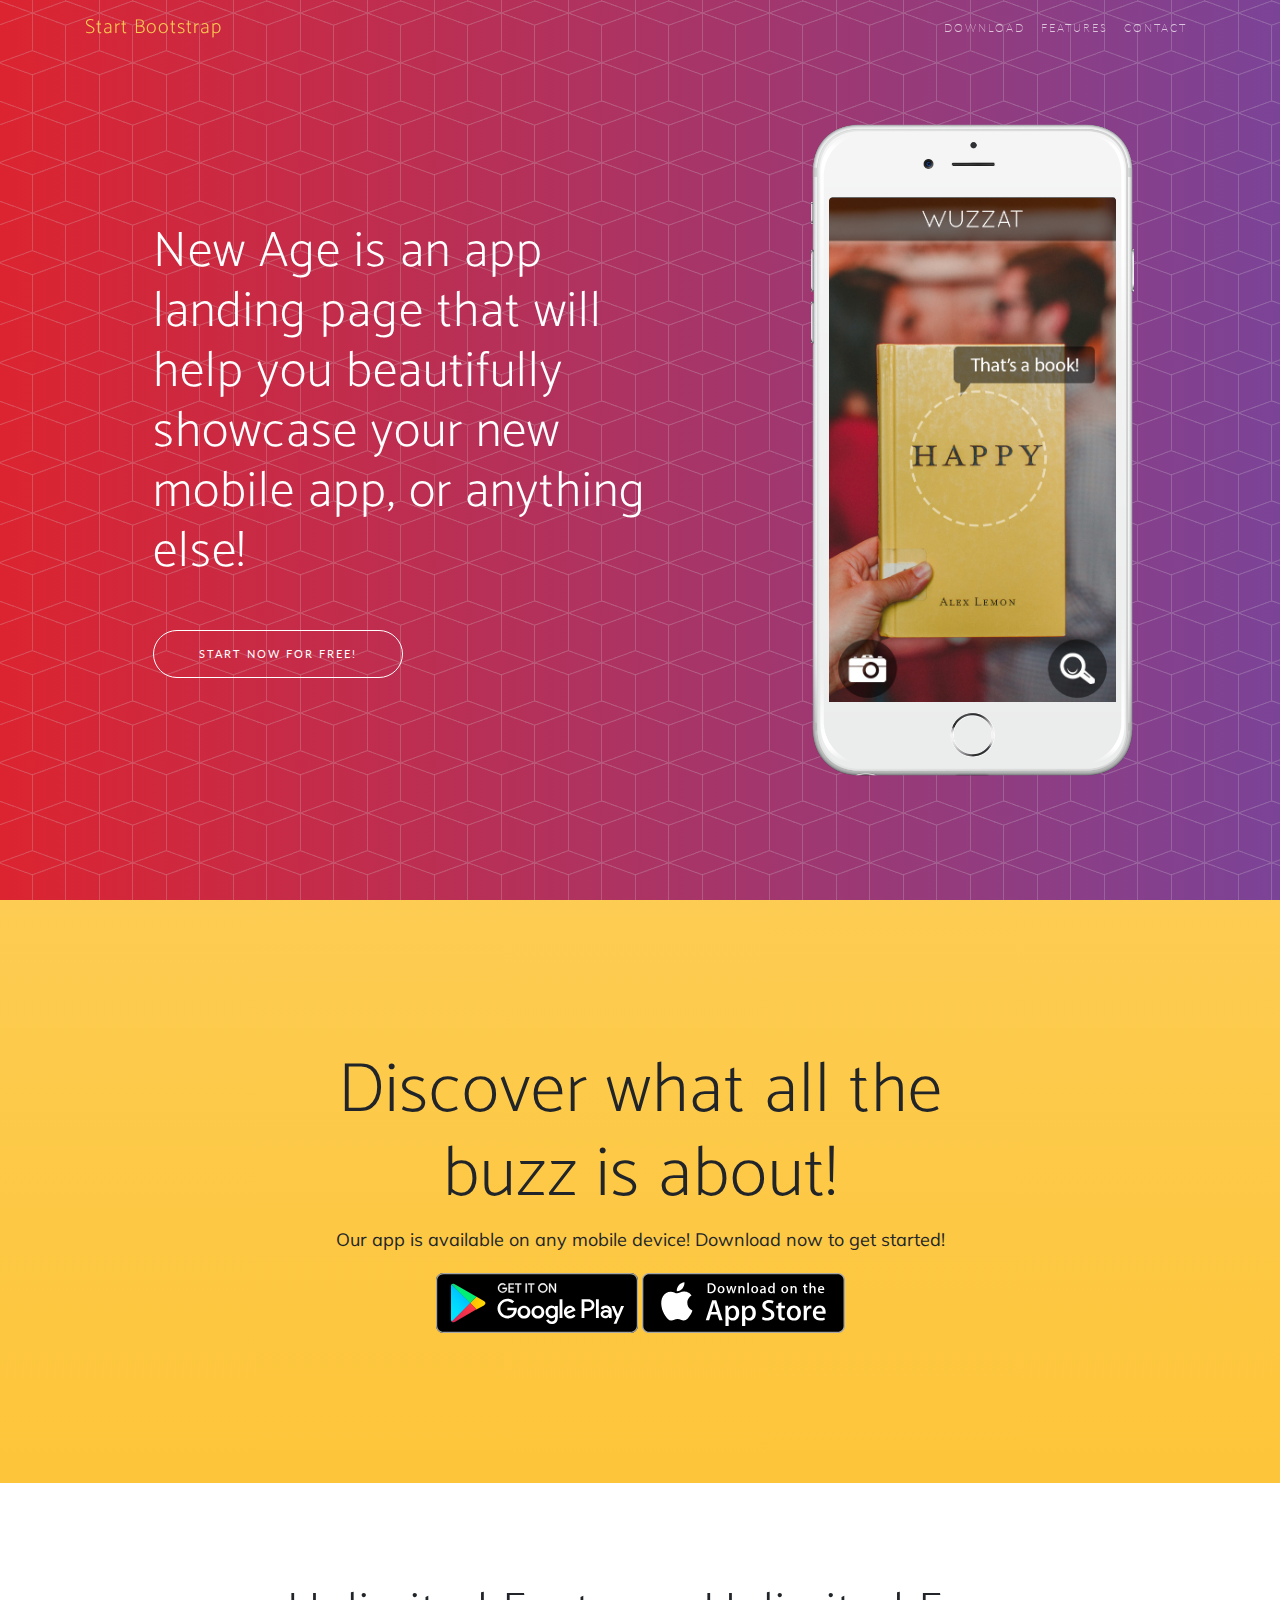
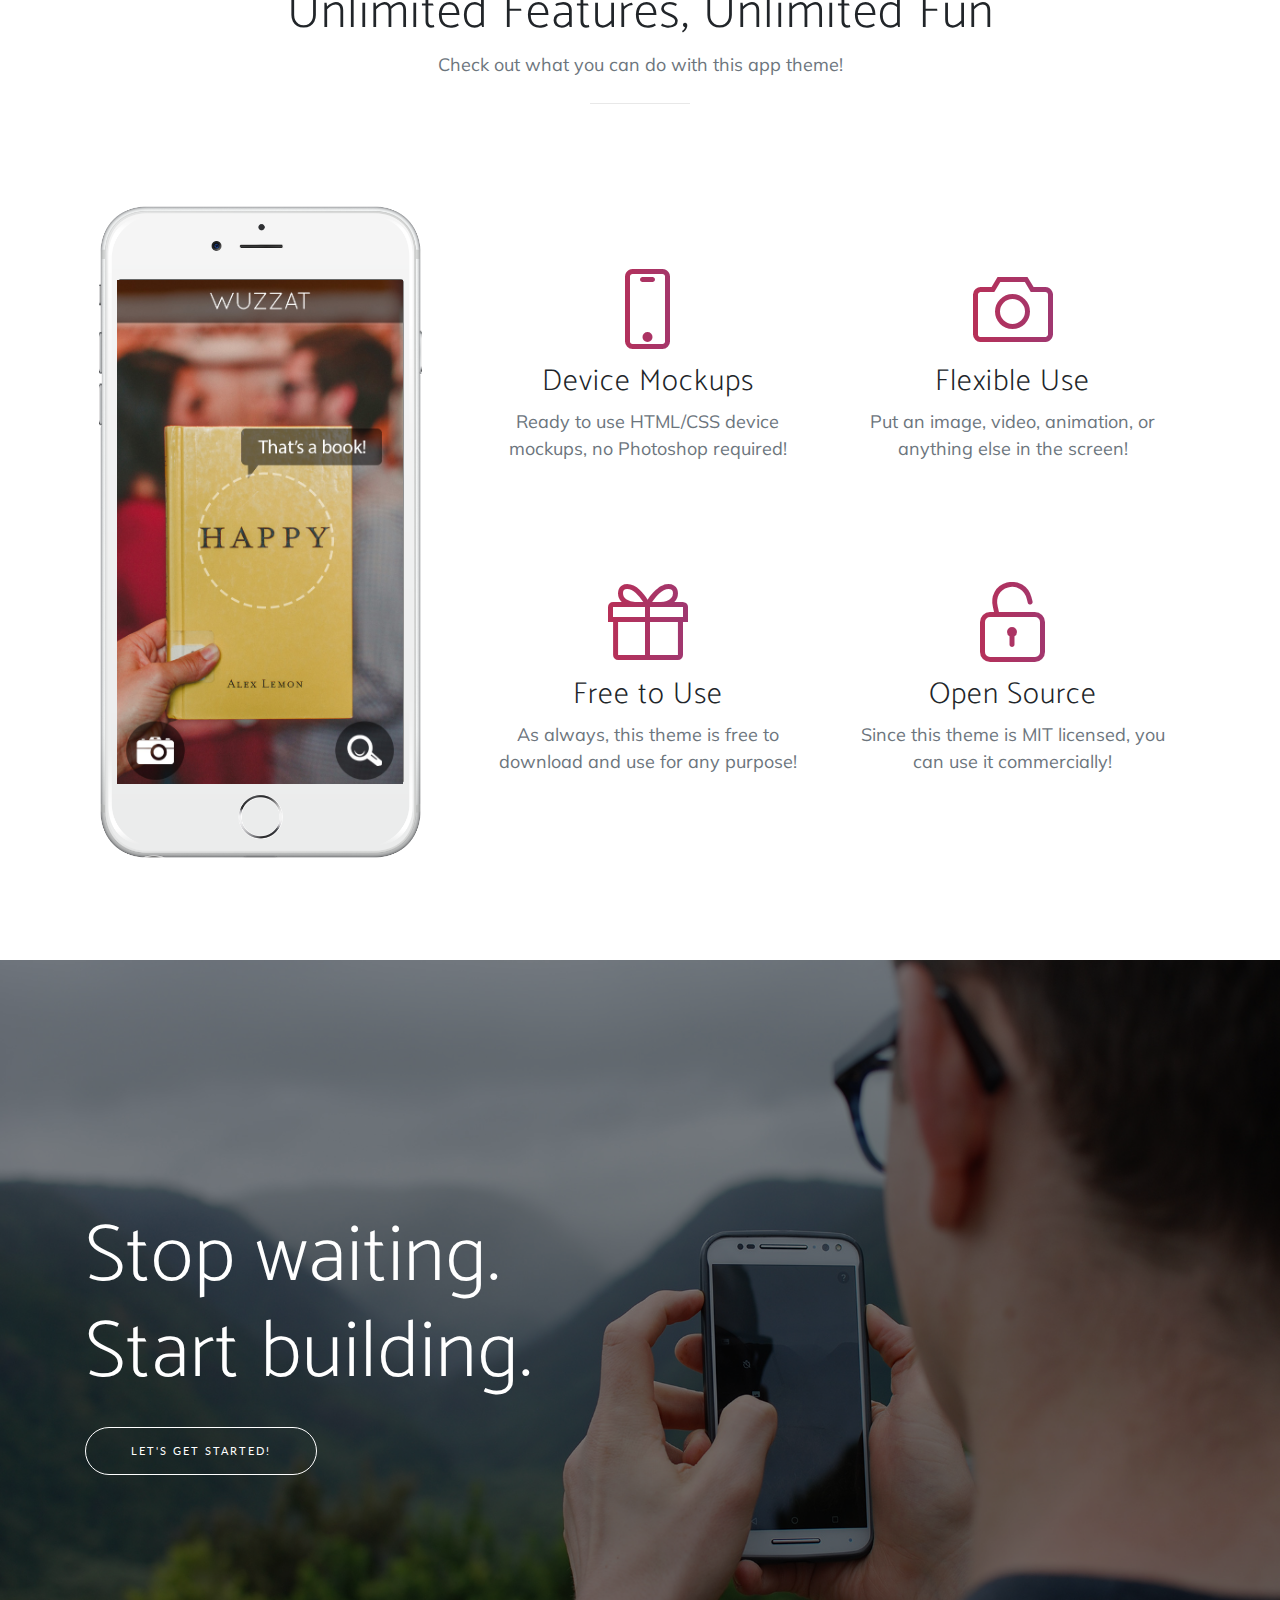
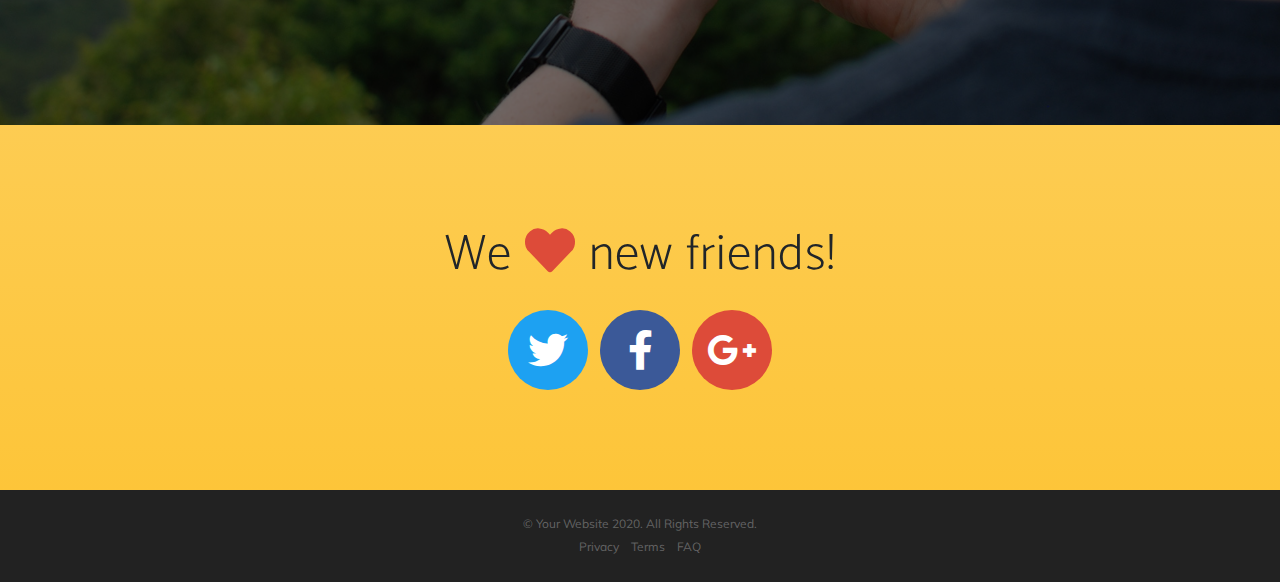
<file: index.html>
<!DOCTYPE html>
<html lang="en">

<head>

  <meta charset="utf-8">
  <meta name="viewport" content="width=device-width, initial-scale=1, shrink-to-fit=no">
  <meta name="description" content="">
  <meta name="author" content="">

  <title>New Age - Start Bootstrap Theme</title>

  <!-- Bootstrap core CSS -->
  <link href="vendor/bootstrap/css/bootstrap.min.css" rel="stylesheet">

  <!-- Custom fonts for this template -->
  <link href="vendor/fontawesome-free/css/all.min.css" rel="stylesheet">
  <link rel="stylesheet" href="vendor/simple-line-icons/css/simple-line-icons.css">
  <link href="https://fonts.googleapis.com/css?family=Lato" rel="stylesheet">
  <link href="https://fonts.googleapis.com/css?family=Catamaran:100,200,300,400,500,600,700,800,900" rel="stylesheet">
  <link href="https://fonts.googleapis.com/css?family=Muli" rel="stylesheet">

  <!-- Plugin CSS -->
  <link rel="stylesheet" href="device-mockups/device-mockups.min.css">

  <!-- Custom styles for this template -->
  <link href="css/new-age.min.css" rel="stylesheet">

</head>

<body id="page-top">

  <!-- Navigation -->
  <nav class="navbar navbar-expand-lg navbar-light fixed-top" id="mainNav">
    <div class="container">
      <a class="navbar-brand js-scroll-trigger" href="#page-top">Start Bootstrap</a>
      <button class="navbar-toggler navbar-toggler-right" type="button" data-toggle="collapse" data-target="#navbarResponsive" aria-controls="navbarResponsive" aria-expanded="false" aria-label="Toggle navigation">
        Menu
        <i class="fas fa-bars"></i>
      </button>
      <div class="collapse navbar-collapse" id="navbarResponsive">
        <ul class="navbar-nav ml-auto">
          <li class="nav-item">
            <a class="nav-link js-scroll-trigger" href="#download">Download</a>
          </li>
          <li class="nav-item">
            <a class="nav-link js-scroll-trigger" href="#features">Features</a>
          </li>
          <li class="nav-item">
            <a class="nav-link js-scroll-trigger" href="#contact">Contact</a>
          </li>
        </ul>
      </div>
    </div>
  </nav>

  <header class="masthead">
    <div class="container h-100">
      <div class="row h-100">
        <div class="col-lg-7 my-auto">
          <div class="header-content mx-auto">
            <h1 class="mb-5">New Age is an app landing page that will help you beautifully showcase your new mobile app, or anything else!</h1>
            <a href="#download" class="btn btn-outline btn-xl js-scroll-trigger">Start Now for Free!</a>
          </div>
        </div>
        <div class="col-lg-5 my-auto">
          <div class="device-container">
            <div class="device-mockup iphone6_plus portrait white">
              <div class="device">
                <div class="screen">
                  <!-- Demo image for screen mockup, you can put an image here, some HTML, an animation, video, or anything else! -->
                  <img src="img/demo-screen-1.jpg" class="img-fluid" alt="">
                </div>
                <div class="button">
                  <!-- You can hook the "home button" to some JavaScript events or just remove it -->
                </div>
              </div>
            </div>
          </div>
        </div>
      </div>
    </div>
  </header>

  <section class="download bg-primary text-center" id="download">
    <div class="container">
      <div class="row">
        <div class="col-md-8 mx-auto">
          <h2 class="section-heading">Discover what all the buzz is about!</h2>
          <p>Our app is available on any mobile device! Download now to get started!</p>
          <div class="badges">
            <a class="badge-link" href="#"><img src="img/google-play-badge.svg" alt=""></a>
            <a class="badge-link" href="#"><img src="img/app-store-badge.svg" alt=""></a>
          </div>
        </div>
      </div>
    </div>
  </section>

  <section class="features" id="features">
    <div class="container">
      <div class="section-heading text-center">
        <h2>Unlimited Features, Unlimited Fun</h2>
        <p class="text-muted">Check out what you can do with this app theme!</p>
        <hr>
      </div>
      <div class="row">
        <div class="col-lg-4 my-auto">
          <div class="device-container">
            <div class="device-mockup iphone6_plus portrait white">
              <div class="device">
                <div class="screen">
                  <!-- Demo image for screen mockup, you can put an image here, some HTML, an animation, video, or anything else! -->
                  <img src="img/demo-screen-1.jpg" class="img-fluid" alt="">
                </div>
                <div class="button">
                  <!-- You can hook the "home button" to some JavaScript events or just remove it -->
                </div>
              </div>
            </div>
          </div>
        </div>
        <div class="col-lg-8 my-auto">
          <div class="container-fluid">
            <div class="row">
              <div class="col-lg-6">
                <div class="feature-item">
                  <i class="icon-screen-smartphone text-primary"></i>
                  <h3>Device Mockups</h3>
                  <p class="text-muted">Ready to use HTML/CSS device mockups, no Photoshop required!</p>
                </div>
              </div>
              <div class="col-lg-6">
                <div class="feature-item">
                  <i class="icon-camera text-primary"></i>
                  <h3>Flexible Use</h3>
                  <p class="text-muted">Put an image, video, animation, or anything else in the screen!</p>
                </div>
              </div>
            </div>
            <div class="row">
              <div class="col-lg-6">
                <div class="feature-item">
                  <i class="icon-present text-primary"></i>
                  <h3>Free to Use</h3>
                  <p class="text-muted">As always, this theme is free to download and use for any purpose!</p>
                </div>
              </div>
              <div class="col-lg-6">
                <div class="feature-item">
                  <i class="icon-lock-open text-primary"></i>
                  <h3>Open Source</h3>
                  <p class="text-muted">Since this theme is MIT licensed, you can use it commercially!</p>
                </div>
              </div>
            </div>
          </div>
        </div>
      </div>
    </div>
  </section>

  <section class="cta">
    <div class="cta-content">
      <div class="container">
        <h2>Stop waiting.<br>Start building.</h2>
        <a href="#contact" class="btn btn-outline btn-xl js-scroll-trigger">Let's Get Started!</a>
      </div>
    </div>
    <div class="overlay"></div>
  </section>

  <section class="contact bg-primary" id="contact">
    <div class="container">
      <h2>We
        <i class="fas fa-heart"></i>
        new friends!</h2>
      <ul class="list-inline list-social">
        <li class="list-inline-item social-twitter">
          <a href="#">
            <i class="fab fa-twitter"></i>
          </a>
        </li>
        <li class="list-inline-item social-facebook">
          <a href="#">
            <i class="fab fa-facebook-f"></i>
          </a>
        </li>
        <li class="list-inline-item social-google-plus">
          <a href="#">
            <i class="fab fa-google-plus-g"></i>
          </a>
        </li>
      </ul>
    </div>
  </section>

  <footer>
    <div class="container">
      <p>&copy; Your Website 2020. All Rights Reserved.</p>
      <ul class="list-inline">
        <li class="list-inline-item">
          <a href="#">Privacy</a>
        </li>
        <li class="list-inline-item">
          <a href="#">Terms</a>
        </li>
        <li class="list-inline-item">
          <a href="#">FAQ</a>
        </li>
      </ul>
    </div>
  </footer>

  <!-- Bootstrap core JavaScript -->
  <script src="vendor/jquery/jquery.min.js"></script>
  <script src="vendor/bootstrap/js/bootstrap.bundle.min.js"></script>

  <!-- Plugin JavaScript -->
  <script src="vendor/jquery-easing/jquery.easing.min.js"></script>

  <!-- Custom scripts for this template -->
  <script src="js/new-age.min.js"></script>

</body>

</html>
</file>
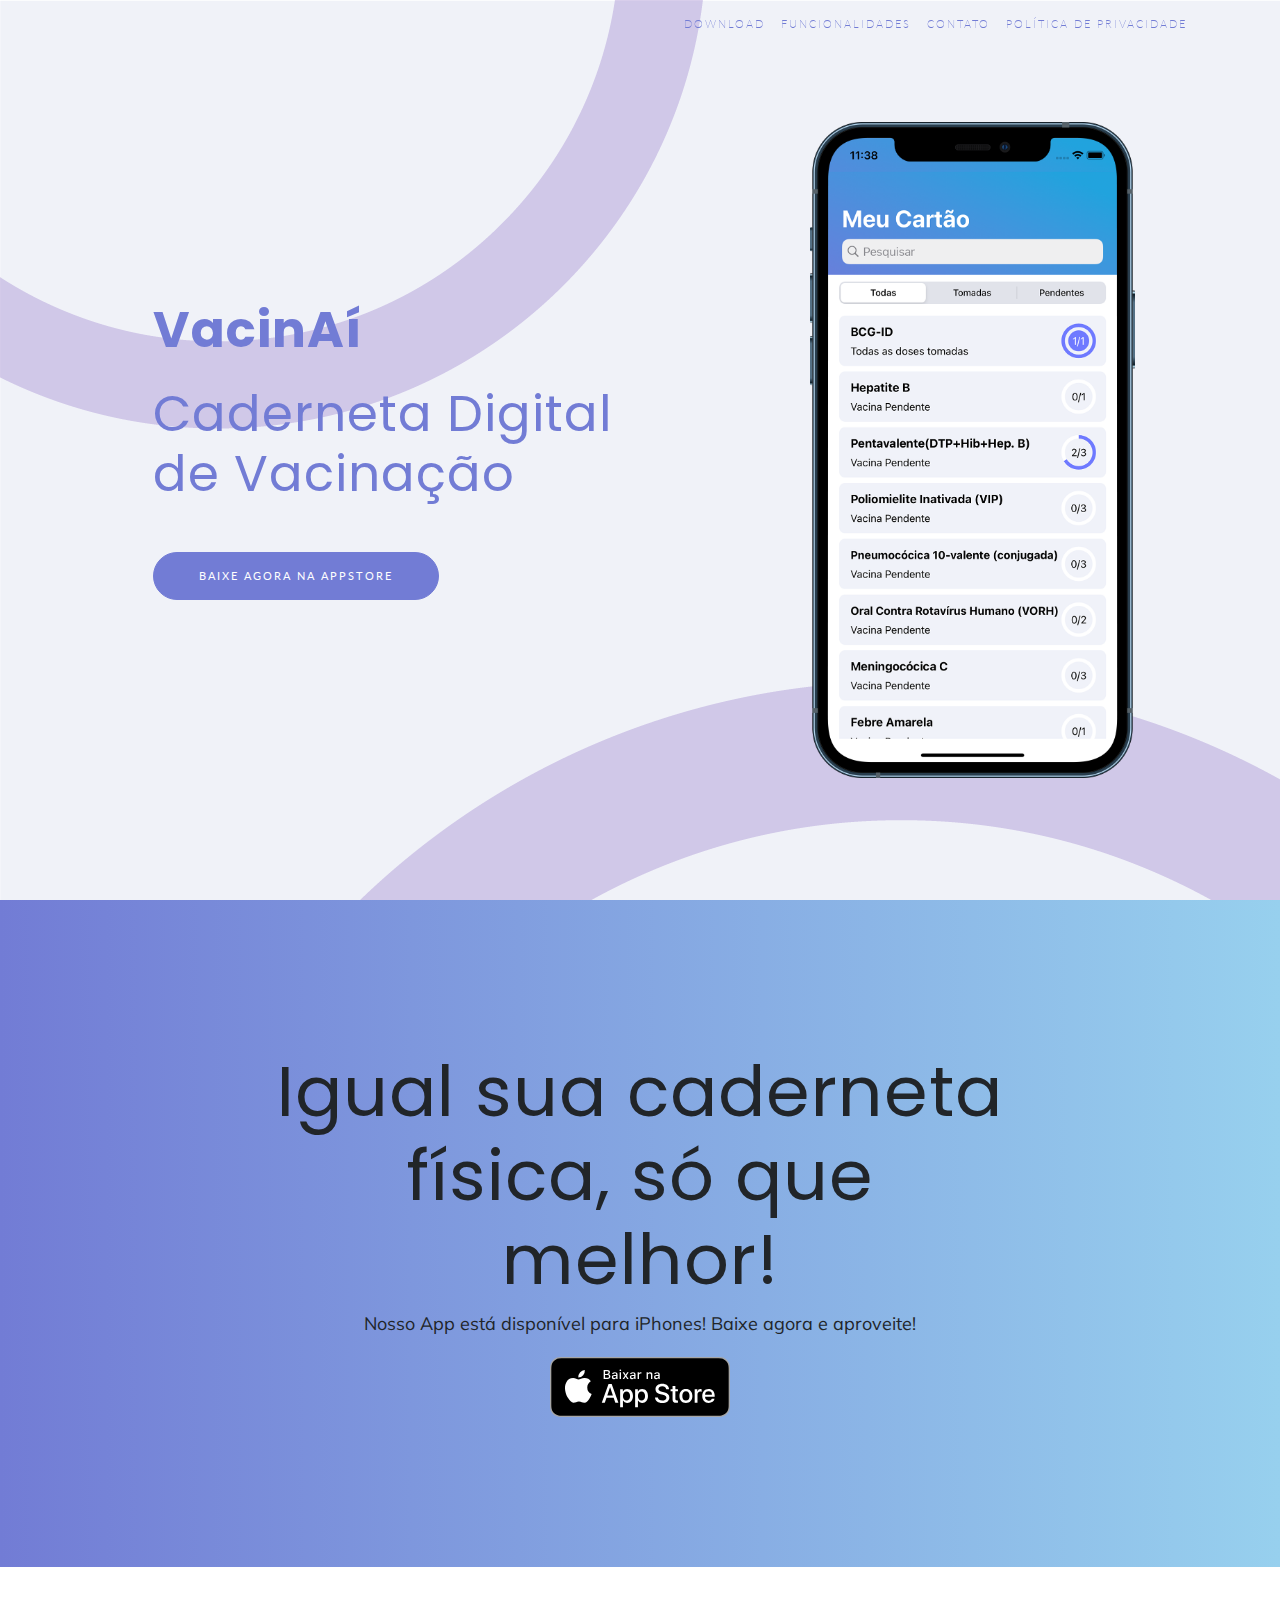
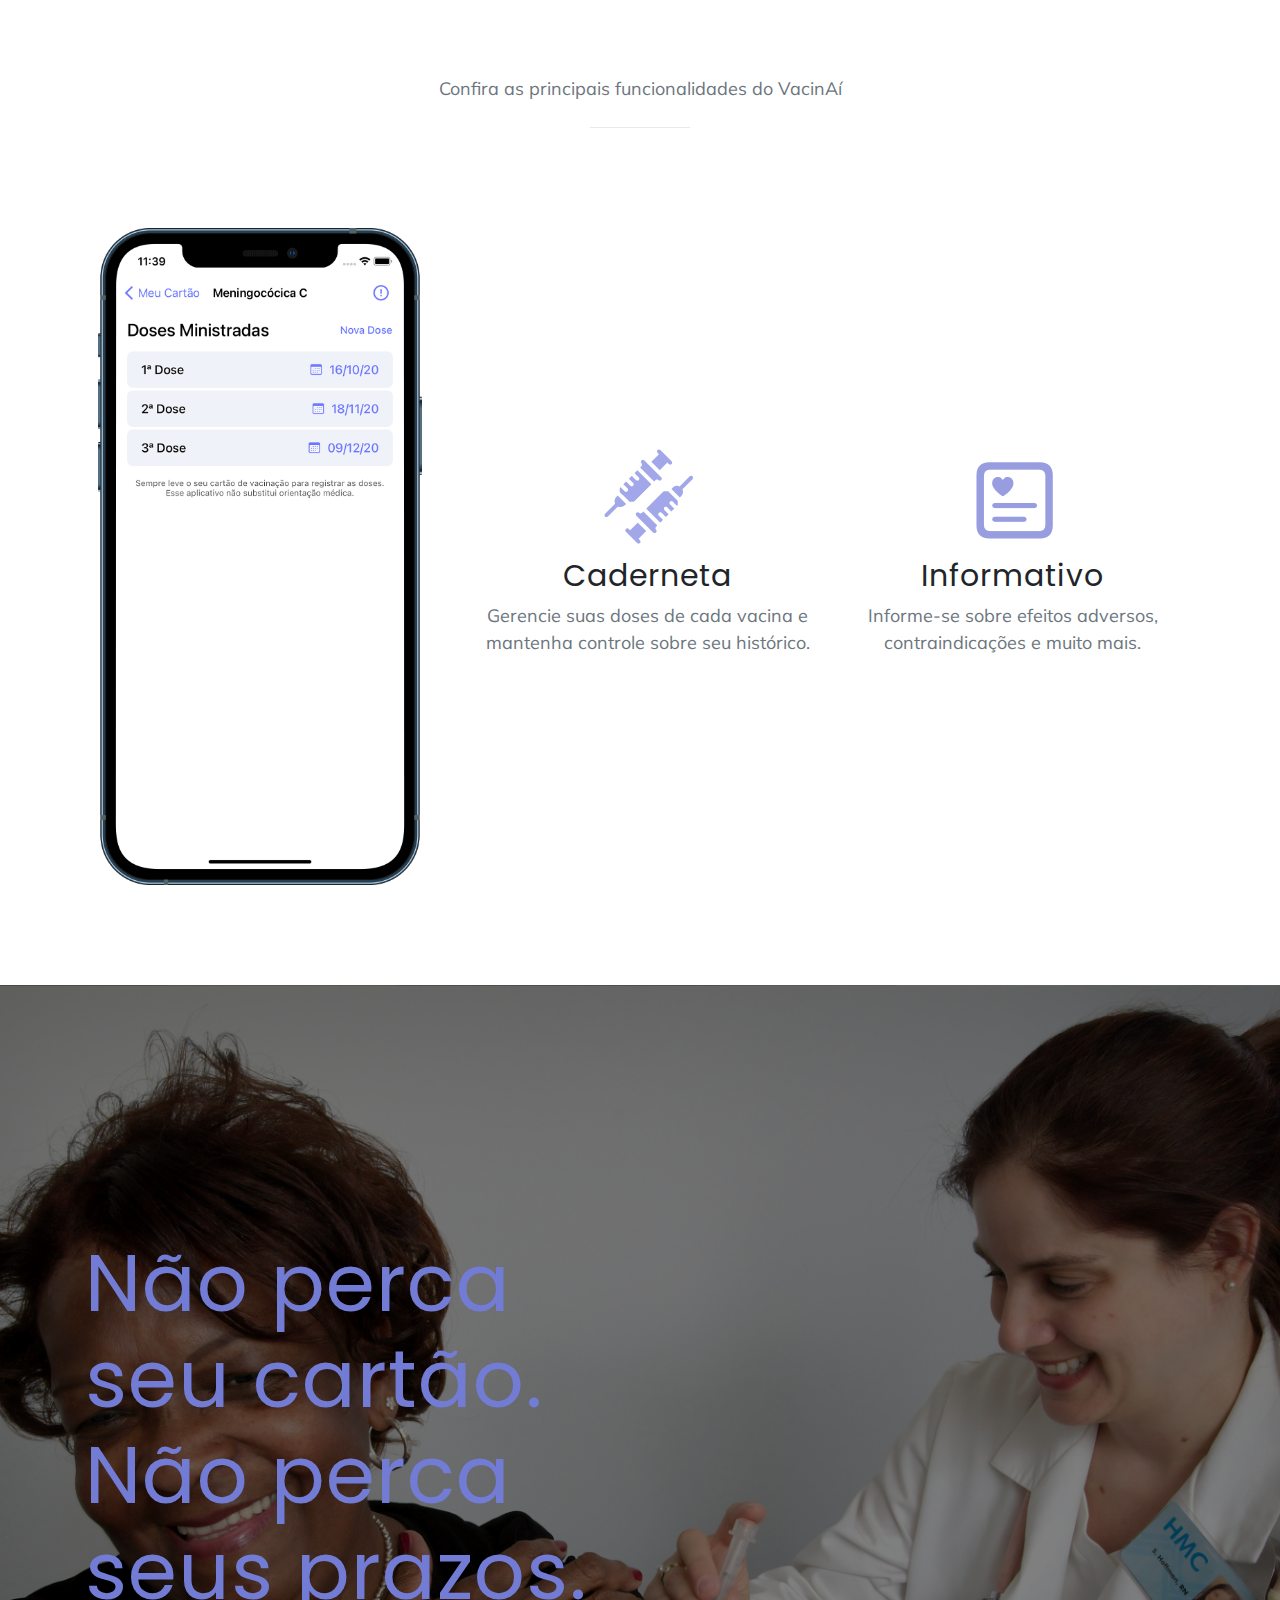
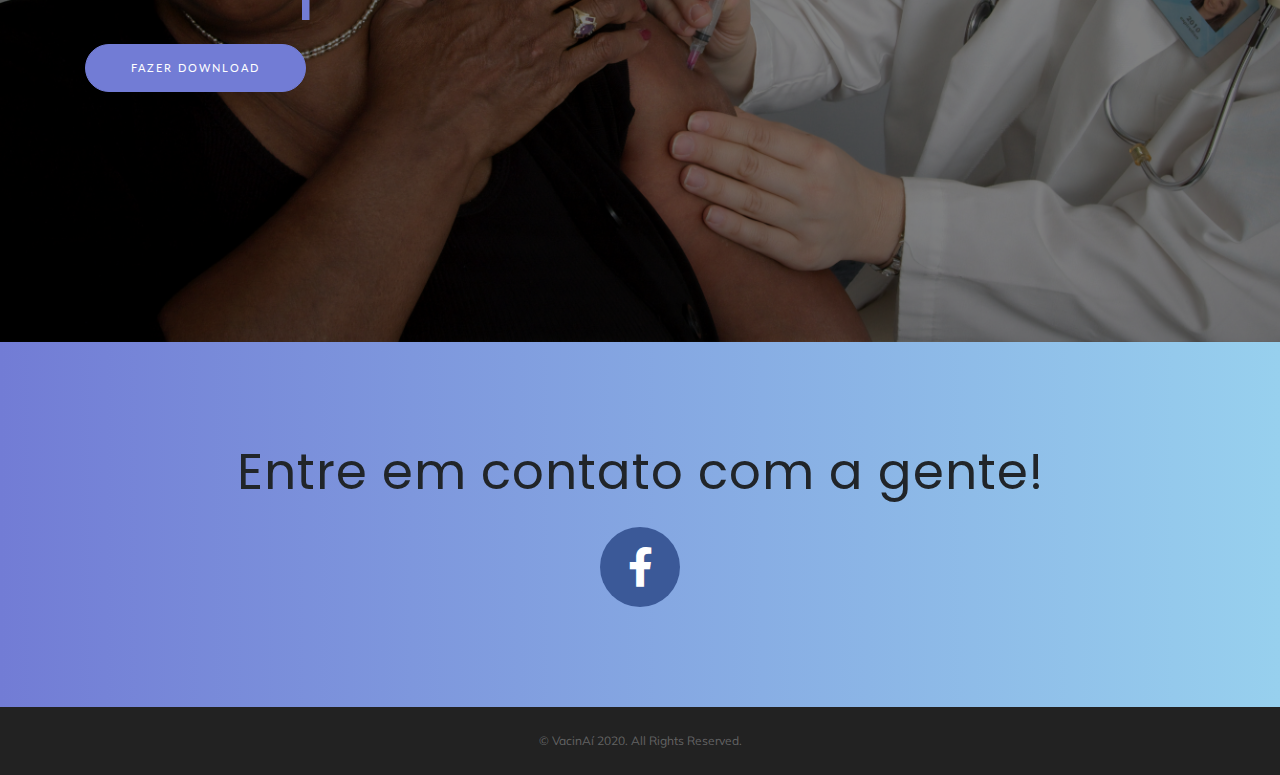
<file: docs/index.html>
<!DOCTYPE html>
<html lang="en">

<head>

  <meta charset="utf-8">
  <meta name="viewport" content="width=device-width, initial-scale=1, shrink-to-fit=no">
  <meta name="description" content="">
  <meta name="author" content="">

  <title>VacinAí - AppStore</title>

  <!-- Bootstrap core CSS -->
  <link href="vendor/bootstrap/css/bootstrap.min.css" rel="stylesheet">

  <!-- Custom fonts for this template -->
  <link href="vendor/fontawesome-free/css/all.min.css" rel="stylesheet">
  <link rel="stylesheet" href="vendor/simple-line-icons/css/simple-line-icons.css">
  <link href="https://fonts.googleapis.com/css?family=Lato" rel="stylesheet">
  <link href="https://fonts.googleapis.com/css?family=Catamaran:100,200,300,400,500,600,700,800,900" rel="stylesheet">
  <link href="https://fonts.googleapis.com/css?family=Muli" rel="stylesheet">

  <!-- Plugin CSS -->
  <link rel="stylesheet" href="device-mockups/device-mockups.min.css">

  <!-- Custom styles for this template -->
  <link href="css/new-age.css" rel="stylesheet">

</head>

<body id="page-top">

  <!-- Navigation -->
  <nav class="navbar navbar-expand-lg navbar-light fixed-top" id="mainNav">
    <div class="container">
      <a class="navbar-brand js-scroll-trigger" href="#page-top"></a>
      <button class="navbar-toggler navbar-toggler-right" type="button" data-toggle="collapse" data-target="#navbarResponsive" aria-controls="navbarResponsive" aria-expanded="false" aria-label="Toggle navigation">
        Menu
        <i class="fas fa-bars"></i>
      </button>
      <div class="collapse navbar-collapse" id="navbarResponsive">
        <ul class="navbar-nav ml-auto">
          <li class="nav-item">
            <a class="nav-link js-scroll-trigger" href="#download">Download</a>
          </li>
          <li class="nav-item">
            <a class="nav-link js-scroll-trigger" href="#features">Funcionalidades</a>
          </li>
          <li class="nav-item">
            <a class="nav-link js-scroll-trigger" href="#contato">Contato</a>
          </li>
          <li class="nav-item">
            <a class="nav-link js-scroll-trigger" href="politicadeprivacidade.html">Política de Privacidade</a>
          </li>
          
        </ul>
      </div>
    </div>
  </nav>

  <header class="masthead">
    <div class="container h-100">
      <div class="row h-100">
        <div class="col-lg-7 my-auto">
          <div class="header-content mx-auto">
            <h1 class="mb-4">VacinAí</h1>
            <h1 class="mb-5">Caderneta Digital de Vacinação</h1>
            <a href="#download" class="btn btn-outline btn-xl js-scroll-trigger">Baixe Agora na AppStore</a>
          </div>
        </div>
        <div class="col-lg-5 my-auto">
          <div class="device-container">
            <img src="img/mockup1.png" class="img-fluid" alt="">
            <!-- <div class="device-mockup iphone_x portrait black">
              <div class="device">
                <div class="screen">
                   Demo image for screen mockup, you can put an image here, some HTML, an animation, video, or anything else! 
                  <img src="img/ProMax.png" class="img-fluid" alt="">
                </div>
                <div class="button">
                   You can hook the "home button" to some JavaScript events or just remove it 
                </div>
              </div>
            </div> -->
          </div>
        </div>
      </div>
    </div>
  </header>

  <section class="download bg-primary text-center" id="download">
    <div class="container">
      <div class="row">
        <div class="col-md-8 mx-auto">
          <h2 class="section-heading">Igual sua caderneta física, só que melhor!</h2>
          <p>Nosso App está disponível para iPhones! Baixe agora e aproveite!</p>
          <div class="badges">
            <a class="badge-link" href="#"><img src="img/app-store-badge.svg" alt=""></a>
          </div>
        </div>
      </div>
    </div>
  </section>

  <section class="features" id="features">
    <div class="container">
      <div class="section-heading text-center">
        <h2></h2>
        <p class="text-muted">Confira as principais funcionalidades do VacinAí</p>
        <hr>
      </div>
      <div class="row">
        <div class="col-lg-4 my-auto">
          <div class="device-container">
            <img src="img/mockup2.png" class="img-fluid" alt="">
            <!-- <div class="device-mockup iphone6_plus portrait white">
              <div class="device">
                <div class="screen">
                   Demo image for screen mockup, you can put an image here, some HTML, an animation, video, or anything else! 
                  <img src="img/demo-screen-1.jpg" class="img-fluid" alt="">
                </div>
                <div class="button">
                   You can hook the "home button" to some JavaScript events or just remove it 
                </div>
              </div>
            </div> -->
          </div>
        </div>
        <div class="col-lg-8 my-auto">
          <div class="container-fluid">
            <div class="row">
              <div class="col-lg-6">
                <div class="feature-item">
                  <img src="img/Doses.png" alt="">
                  <h3>Caderneta</h3>
                  <p class="text-muted">Gerencie suas doses de cada vacina e mantenha controle sobre seu histórico.</p>
                </div>
              </div>
              <div class="col-lg-6">
                <div class="feature-item">
                  <img src="img//Informativo.png" alt="">
                  <h3>Informativo</h3>
                  <p class="text-muted">Informe-se sobre efeitos adversos, contraindicações e muito mais.</p>
                </div>
              </div>
            </div>
            <!-- <div class="row">
              <div class="col-lg-6">
                <div class="feature-item">
                  <i class="icon-present text-primary"></i>
                  <h3>Free to Use</h3>
                  <p class="text-muted">Tenha controle sobre suas vacinas</p>
                </div>
              </div>
              <div class="col-lg-6">
                <div class="feature-item">
                  <i class="icon-lock-open text-primary"></i>
                  <h3>Open Source</h3>
                  <p class="text-muted"></p>
                </div>
              </div>
            </div> -->
          </div>
        </div>
      </div>
    </div>
  </section>

  <section class="cta">
    <div class="cta-content">
      <div class="container">
        <h2>Não perca seu cartão.<br>Não perca seus prazos. </h2>
        <a href="#contact" class="btn btn-outline btn-xl js-scroll-trigger">Fazer Download</a>
      </div>
    </div>
    <div class="overlay"></div>
  </section>

  <section class="contact bg-primary" id="contato">
    <div class="container">
      <h2>Entre em contato com a gente!</h2>
      <ul class="list-inline list-social">
        <li class="list-inline-item social-facebook">
          <a href="https://www.facebook.com/vacinai">
            <i class="fab fa-facebook-f"></i>
          </a>
        </li>
      </ul>
    </div>
  </section>

  <footer>
    <div class="container">
      <p>&copy; VacinAí 2020. All Rights Reserved.</p>
      <!-- <ul class="list-inline">
        <li class="list-inline-item">
          <a href="#">Privacy</a>
        </li>
        <li class="list-inline-item">
          <a href="#">Terms</a>
        </li>
        <li class="list-inline-item">
          <a href="#">FAQ</a>
        </li>
      </ul> -->
    </div>
  </footer>

  <!-- Bootstrap core JavaScript -->
  <script src="vendor/jquery/jquery.min.js"></script>
  <script src="vendor/bootstrap/js/bootstrap.bundle.min.js"></script>

  <!-- Plugin JavaScript -->
  <script src="vendor/jquery-easing/jquery.easing.min.js"></script>

  <!-- Custom scripts for this template -->
  <script src="js/new-age.min.js"></script>

</body>

</html>
</file>
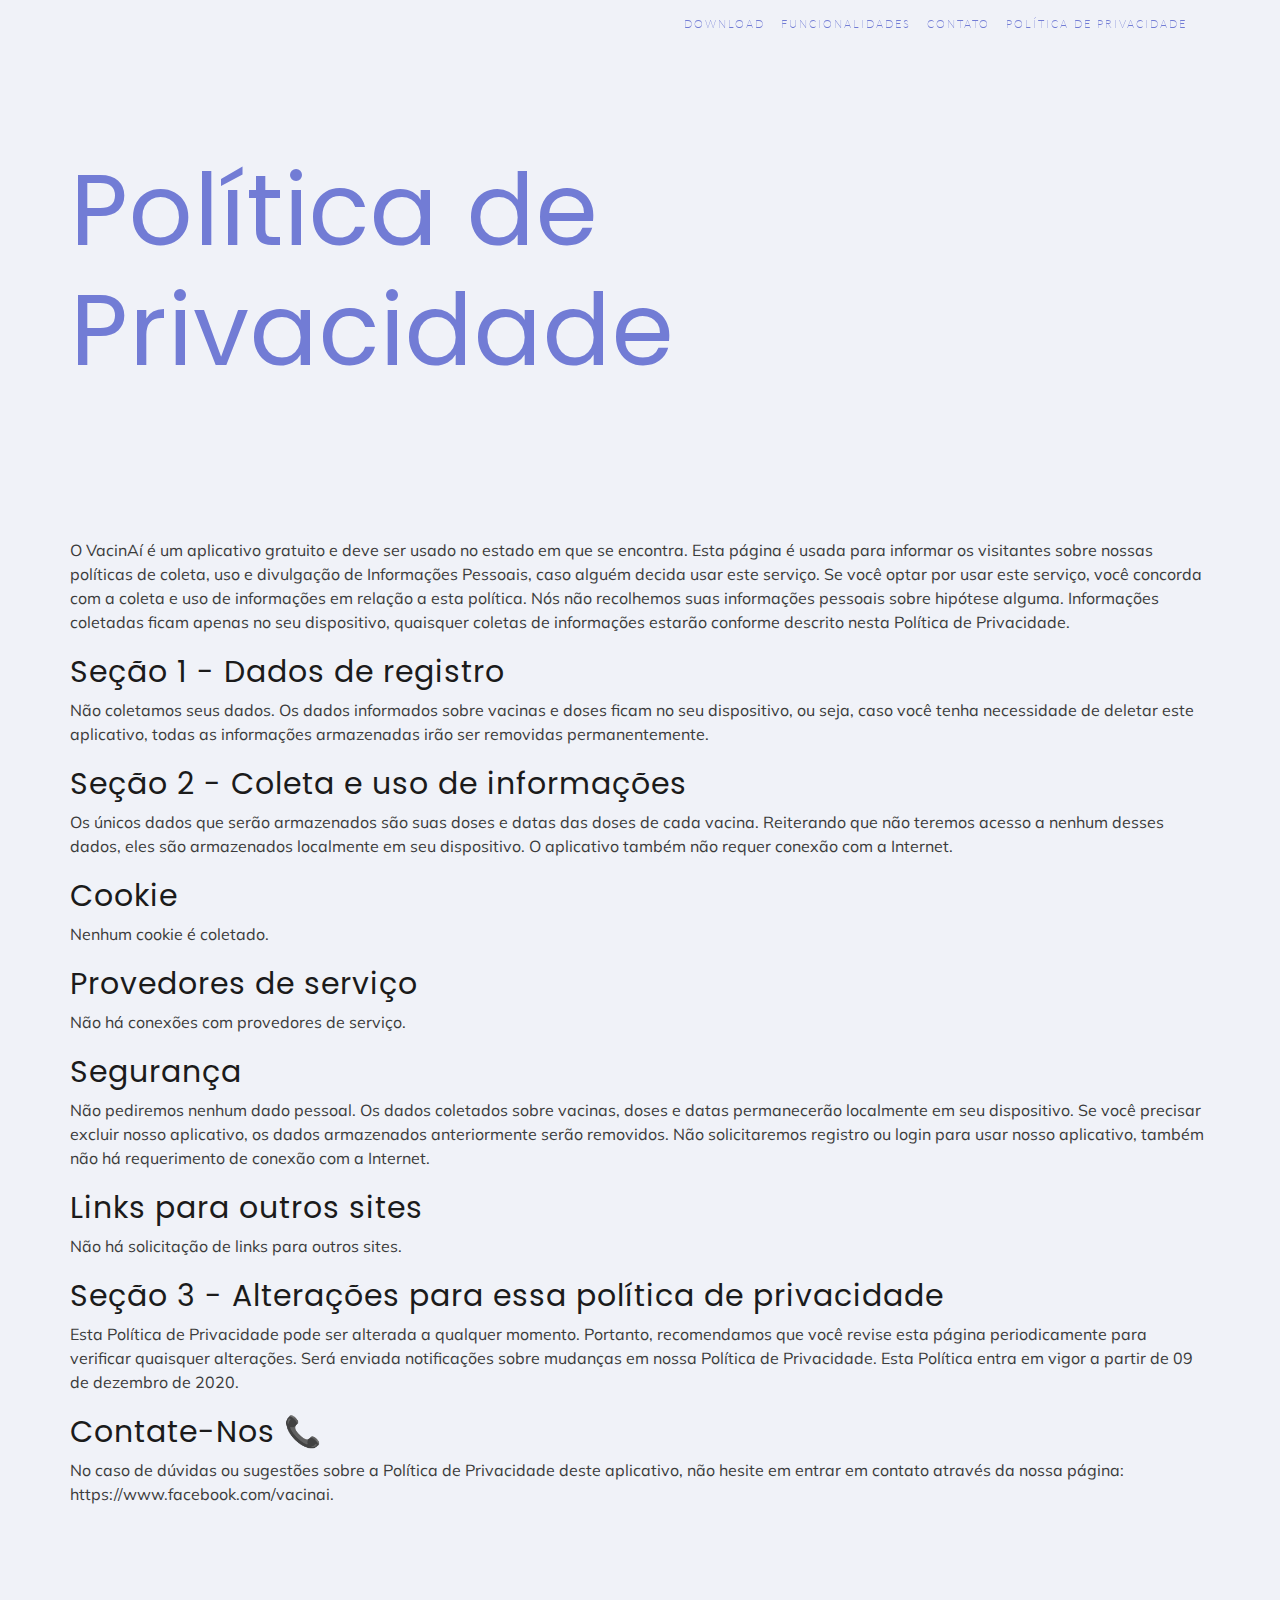
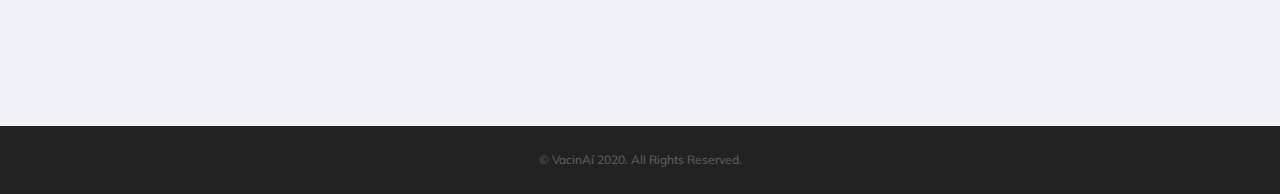
<file: docs/politicadeprivacidade.html>
<!DOCTYPE html>
<html lang="en">

<head>

  <meta charset="utf-8">
  <meta name="viewport" content="width=device-width, initial-scale=1, shrink-to-fit=no">
  <meta name="description" content="">
  <meta name="author" content="">

  <title>VacinAí - Política de Privacidade</title>

  <!-- Bootstrap core CSS -->
  <link href="vendor/bootstrap/css/bootstrap.min.css" rel="stylesheet">

  <!-- Custom fonts for this template -->
  <link href="vendor/fontawesome-free/css/all.min.css" rel="stylesheet">
  <link rel="stylesheet" href="vendor/simple-line-icons/css/simple-line-icons.css">
  <link href="https://fonts.googleapis.com/css?family=Lato" rel="stylesheet">
  <link href="https://fonts.googleapis.com/css?family=Catamaran:100,200,300,400,500,600,700,800,900" rel="stylesheet">
  <link href="https://fonts.googleapis.com/css?family=Muli" rel="stylesheet">

  <!-- Plugin CSS -->
  <link rel="stylesheet" href="device-mockups/device-mockups.min.css">

  <!-- Custom styles for this template -->
  <link href="css/new-age.css" rel="stylesheet">

</head>

<body id="page-top">

  <!-- Navigation -->
  <nav class="navbar navbar-expand-lg navbar-light fixed-top" id="mainNav">
    <div class="container">
      <a class="navbar-brand js-scroll-trigger" href="#page-top"></a>
      <button class="navbar-toggler navbar-toggler-right" type="button" data-toggle="collapse" data-target="#navbarResponsive" aria-controls="navbarResponsive" aria-expanded="false" aria-label="Toggle navigation">
        Menu
        <i class="fas fa-bars"></i>
      </button>
      <div class="collapse navbar-collapse" id="navbarResponsive">
        <ul class="navbar-nav ml-auto">
          <li class="nav-item">
            <a class="nav-link js-scroll-trigger" href="index.html#download">Download</a>
          </li>
          <li class="nav-item">
            <a class="nav-link js-scroll-trigger" href="index.html#features">Funcionalidades</a>
          </li>
          <li class="nav-item">
            <a class="nav-link js-scroll-trigger" href="index.html#contato">Contato</a>
          </li>
          <li class="nav-item">
            <a class="nav-link js-scroll-trigger" href="politicadeprivacidade.html">Política de Privacidade</a>
          </li>
          
        </ul>
      </div>
    </div>
  </nav>

  <header class="masthead2">
    <div class="container h-100">
      <div class="row h-100">
        <!-- <div class="col-lg-7 my-auto">
          <div class="header-content mx-auto">
            
          </div>
        </div> -->
        <h1 class="mb-5">Política de Privacidade</h1>
            <section>
                <p>O VacinAí é um aplicativo gratuito e deve ser usado no estado em que se encontra.
                    Esta página é usada para informar os visitantes sobre nossas políticas de coleta, uso e divulgação de Informações Pessoais, caso alguém decida usar este serviço.
                    Se você optar por usar este serviço, você concorda com a coleta e uso de informações em relação a esta política. Nós não recolhemos suas informações pessoais sobre hipótese alguma. Informações coletadas ficam apenas no seu dispositivo, quaisquer coletas de informações estarão conforme descrito nesta Política de Privacidade.
                </p>
                <h6>Seção 1 - Dados de registro</h6>
                <p>Não coletamos seus dados. Os dados informados sobre vacinas e doses ficam no seu dispositivo, ou seja, caso você tenha necessidade de deletar este aplicativo, todas as informações armazenadas irão ser removidas permanentemente.</p>
                
                <h6>Seção 2 - Coleta e uso de informações</h6>
                <p>Os únicos dados que serão armazenados são suas doses e datas das doses de cada vacina. Reiterando que não teremos acesso a nenhum desses dados, eles são armazenados localmente em seu dispositivo. O aplicativo também não requer conexão com a Internet.</p>
                
                <h6>Cookie</h6>
                <p> Nenhum cookie é coletado.</p>
            
                <h6>Provedores de serviço</h6>
                <p>Não há conexões com provedores de serviço.</p>
                
                <h6>Segurança</h6>
                <p>Não pediremos nenhum dado pessoal. Os dados coletados sobre vacinas, doses e datas permanecerão localmente em seu dispositivo. Se você precisar excluir nosso aplicativo, os dados armazenados anteriormente serão removidos. Não solicitaremos registro ou login para usar nosso aplicativo, também não há requerimento de conexão com a Internet.</p>
                
                <h6>Links para outros sites</h6>
                <p> Não há solicitação de links para outros sites.</p>
            
                <h6>Seção 3 - Alterações para essa política de privacidade</h6>
                <p>Esta Política de Privacidade pode ser alterada a qualquer momento. Portanto, recomendamos que você revise esta página periodicamente para verificar quaisquer alterações. Será enviada notificações sobre mudanças em nossa Política de Privacidade.
                    Esta Política entra em vigor a partir de 09 de dezembro de 2020.</p>
                
                <h6>Contate-Nos 📞</h6>
                <p>No caso de dúvidas ou sugestões sobre a Política de Privacidade deste aplicativo, não hesite em entrar em contato através da nossa página: https://www.facebook.com/vacinai.</p>
            </section>
      </div>
    </div>
  </header>

  <footer>
    <div class="container">
      <p>&copy; VacinAí 2020. All Rights Reserved.</p>
    </div>
  </footer>

  <!-- Bootstrap core JavaScript -->
  <script src="vendor/jquery/jquery.min.js"></script>
  <script src="vendor/bootstrap/js/bootstrap.bundle.min.js"></script>

  <!-- Plugin JavaScript -->
  <script src="vendor/jquery-easing/jquery.easing.min.js"></script>

  <!-- Custom scripts for this template -->
  <script src="js/new-age.min.js"></script>

</body>

</html>
</file>
<file: vendor/simple-line-icons/css/simple-line-icons.css>
/*
* Font Face
*/
@font-face {
  font-family: 'simple-line-icons';
  src: url('../fonts/Simple-Line-Icons.eot?v=2.4.0');
  src: url('../fonts/Simple-Line-Icons.eot?v=2.4.0#iefix') format('embedded-opentype'), url('../fonts/Simple-Line-Icons.woff2?v=2.4.0') format('woff2'), url('../fonts/Simple-Line-Icons.ttf?v=2.4.0') format('truetype'), url('../fonts/Simple-Line-Icons.woff?v=2.4.0') format('woff'), url('../fonts/Simple-Line-Icons.svg?v=2.4.0#simple-line-icons') format('svg');
  font-weight: normal;
  font-style: normal;
}
/*
 Use the following code if you want to have a class per icon.
 Instead of a list of all class selectors, you can use the generic [class*="icon-"] selector,
 but it's slower.
*/
.icon-user,
.icon-people,
.icon-user-female,
.icon-user-follow,
.icon-user-following,
.icon-user-unfollow,
.icon-login,
.icon-logout,
.icon-emotsmile,
.icon-phone,
.icon-call-end,
.icon-call-in,
.icon-call-out,
.icon-map,
.icon-location-pin,
.icon-direction,
.icon-directions,
.icon-compass,
.icon-layers,
.icon-menu,
.icon-list,
.icon-options-vertical,
.icon-options,
.icon-arrow-down,
.icon-arrow-left,
.icon-arrow-right,
.icon-arrow-up,
.icon-arrow-up-circle,
.icon-arrow-left-circle,
.icon-arrow-right-circle,
.icon-arrow-down-circle,
.icon-check,
.icon-clock,
.icon-plus,
.icon-minus,
.icon-close,
.icon-event,
.icon-exclamation,
.icon-organization,
.icon-trophy,
.icon-screen-smartphone,
.icon-screen-desktop,
.icon-plane,
.icon-notebook,
.icon-mustache,
.icon-mouse,
.icon-magnet,
.icon-energy,
.icon-disc,
.icon-cursor,
.icon-cursor-move,
.icon-crop,
.icon-chemistry,
.icon-speedometer,
.icon-shield,
.icon-screen-tablet,
.icon-magic-wand,
.icon-hourglass,
.icon-graduation,
.icon-ghost,
.icon-game-controller,
.icon-fire,
.icon-eyeglass,
.icon-envelope-open,
.icon-envelope-letter,
.icon-bell,
.icon-badge,
.icon-anchor,
.icon-wallet,
.icon-vector,
.icon-speech,
.icon-puzzle,
.icon-printer,
.icon-present,
.icon-playlist,
.icon-pin,
.icon-picture,
.icon-handbag,
.icon-globe-alt,
.icon-globe,
.icon-folder-alt,
.icon-folder,
.icon-film,
.icon-feed,
.icon-drop,
.icon-drawer,
.icon-docs,
.icon-doc,
.icon-diamond,
.icon-cup,
.icon-calculator,
.icon-bubbles,
.icon-briefcase,
.icon-book-open,
.icon-basket-loaded,
.icon-basket,
.icon-bag,
.icon-action-undo,
.icon-action-redo,
.icon-wrench,
.icon-umbrella,
.icon-trash,
.icon-tag,
.icon-support,
.icon-frame,
.icon-size-fullscreen,
.icon-size-actual,
.icon-shuffle,
.icon-share-alt,
.icon-share,
.icon-rocket,
.icon-question,
.icon-pie-chart,
.icon-pencil,
.icon-note,
.icon-loop,
.icon-home,
.icon-grid,
.icon-graph,
.icon-microphone,
.icon-music-tone-alt,
.icon-music-tone,
.icon-earphones-alt,
.icon-earphones,
.icon-equalizer,
.icon-like,
.icon-dislike,
.icon-control-start,
.icon-control-rewind,
.icon-control-play,
.icon-control-pause,
.icon-control-forward,
.icon-control-end,
.icon-volume-1,
.icon-volume-2,
.icon-volume-off,
.icon-calendar,
.icon-bulb,
.icon-chart,
.icon-ban,
.icon-bubble,
.icon-camrecorder,
.icon-camera,
.icon-cloud-download,
.icon-cloud-upload,
.icon-envelope,
.icon-eye,
.icon-flag,
.icon-heart,
.icon-info,
.icon-key,
.icon-link,
.icon-lock,
.icon-lock-open,
.icon-magnifier,
.icon-magnifier-add,
.icon-magnifier-remove,
.icon-paper-clip,
.icon-paper-plane,
.icon-power,
.icon-refresh,
.icon-reload,
.icon-settings,
.icon-star,
.icon-symbol-female,
.icon-symbol-male,
.icon-target,
.icon-credit-card,
.icon-paypal,
.icon-social-tumblr,
.icon-social-twitter,
.icon-social-facebook,
.icon-social-instagram,
.icon-social-linkedin,
.icon-social-pinterest,
.icon-social-github,
.icon-social-google,
.icon-social-reddit,
.icon-social-skype,
.icon-social-dribbble,
.icon-social-behance,
.icon-social-foursqare,
.icon-social-soundcloud,
.icon-social-spotify,
.icon-social-stumbleupon,
.icon-social-youtube,
.icon-social-dropbox,
.icon-social-vkontakte,
.icon-social-steam {
  font-family: 'simple-line-icons';
  speak: none;
  font-style: normal;
  font-weight: normal;
  font-variant: normal;
  text-transform: none;
  line-height: 1;
  /* Better Font Rendering =========== */
  -webkit-font-smoothing: antialiased;
  -moz-osx-font-smoothing: grayscale;
}
.icon-user:before {
  content: "\e005";
}
.icon-people:before {
  content: "\e001";
}
.icon-user-female:before {
  content: "\e000";
}
.icon-user-follow:before {
  content: "\e002";
}
.icon-user-following:before {
  content: "\e003";
}
.icon-user-unfollow:before {
  content: "\e004";
}
.icon-login:before {
  content: "\e066";
}
.icon-logout:before {
  content: "\e065";
}
.icon-emotsmile:before {
  content: "\e021";
}
.icon-phone:before {
  content: "\e600";
}
.icon-call-end:before {
  content: "\e048";
}
.icon-call-in:before {
  content: "\e047";
}
.icon-call-out:before {
  content: "\e046";
}
.icon-map:before {
  content: "\e033";
}
.icon-location-pin:before {
  content: "\e096";
}
.icon-direction:before {
  content: "\e042";
}
.icon-directions:before {
  content: "\e041";
}
.icon-compass:before {
  content: "\e045";
}
.icon-layers:before {
  content: "\e034";
}
.icon-menu:before {
  content: "\e601";
}
.icon-list:before {
  content: "\e067";
}
.icon-options-vertical:before {
  content: "\e602";
}
.icon-options:before {
  content: "\e603";
}
.icon-arrow-down:before {
  content: "\e604";
}
.icon-arrow-left:before {
  content: "\e605";
}
.icon-arrow-right:before {
  content: "\e606";
}
.icon-arrow-up:before {
  content: "\e607";
}
.icon-arrow-up-circle:before {
  content: "\e078";
}
.icon-arrow-left-circle:before {
  content: "\e07a";
}
.icon-arrow-right-circle:before {
  content: "\e079";
}
.icon-arrow-down-circle:before {
  content: "\e07b";
}
.icon-check:before {
  content: "\e080";
}
.icon-clock:before {
  content: "\e081";
}
.icon-plus:before {
  content: "\e095";
}
.icon-minus:before {
  content: "\e615";
}
.icon-close:before {
  content: "\e082";
}
.icon-event:before {
  content: "\e619";
}
.icon-exclamation:before {
  content: "\e617";
}
.icon-organization:before {
  content: "\e616";
}
.icon-trophy:before {
  content: "\e006";
}
.icon-screen-smartphone:before {
  content: "\e010";
}
.icon-screen-desktop:before {
  content: "\e011";
}
.icon-plane:before {
  content: "\e012";
}
.icon-notebook:before {
  content: "\e013";
}
.icon-mustache:before {
  content: "\e014";
}
.icon-mouse:before {
  content: "\e015";
}
.icon-magnet:before {
  content: "\e016";
}
.icon-energy:before {
  content: "\e020";
}
.icon-disc:before {
  content: "\e022";
}
.icon-cursor:before {
  content: "\e06e";
}
.icon-cursor-move:before {
  content: "\e023";
}
.icon-crop:before {
  content: "\e024";
}
.icon-chemistry:before {
  content: "\e026";
}
.icon-speedometer:before {
  content: "\e007";
}
.icon-shield:before {
  content: "\e00e";
}
.icon-screen-tablet:before {
  content: "\e00f";
}
.icon-magic-wand:before {
  content: "\e017";
}
.icon-hourglass:before {
  content: "\e018";
}
.icon-graduation:before {
  content: "\e019";
}
.icon-ghost:before {
  content: "\e01a";
}
.icon-game-controller:before {
  content: "\e01b";
}
.icon-fire:before {
  content: "\e01c";
}
.icon-eyeglass:before {
  content: "\e01d";
}
.icon-envelope-open:before {
  content: "\e01e";
}
.icon-envelope-letter:before {
  content: "\e01f";
}
.icon-bell:before {
  content: "\e027";
}
.icon-badge:before {
  content: "\e028";
}
.icon-anchor:before {
  content: "\e029";
}
.icon-wallet:before {
  content: "\e02a";
}
.icon-vector:before {
  content: "\e02b";
}
.icon-speech:before {
  content: "\e02c";
}
.icon-puzzle:before {
  content: "\e02d";
}
.icon-printer:before {
  content: "\e02e";
}
.icon-present:before {
  content: "\e02f";
}
.icon-playlist:before {
  content: "\e030";
}
.icon-pin:before {
  content: "\e031";
}
.icon-picture:before {
  content: "\e032";
}
.icon-handbag:before {
  content: "\e035";
}
.icon-globe-alt:before {
  content: "\e036";
}
.icon-globe:before {
  content: "\e037";
}
.icon-folder-alt:before {
  content: "\e039";
}
.icon-folder:before {
  content: "\e089";
}
.icon-film:before {
  content: "\e03a";
}
.icon-feed:before {
  content: "\e03b";
}
.icon-drop:before {
  content: "\e03e";
}
.icon-drawer:before {
  content: "\e03f";
}
.icon-docs:before {
  content: "\e040";
}
.icon-doc:before {
  content: "\e085";
}
.icon-diamond:before {
  content: "\e043";
}
.icon-cup:before {
  content: "\e044";
}
.icon-calculator:before {
  content: "\e049";
}
.icon-bubbles:before {
  content: "\e04a";
}
.icon-briefcase:before {
  content: "\e04b";
}
.icon-book-open:before {
  content: "\e04c";
}
.icon-basket-loaded:before {
  content: "\e04d";
}
.icon-basket:before {
  content: "\e04e";
}
.icon-bag:before {
  content: "\e04f";
}
.icon-action-undo:before {
  content: "\e050";
}
.icon-action-redo:before {
  content: "\e051";
}
.icon-wrench:before {
  content: "\e052";
}
.icon-umbrella:before {
  content: "\e053";
}
.icon-trash:before {
  content: "\e054";
}
.icon-tag:before {
  content: "\e055";
}
.icon-support:before {
  content: "\e056";
}
.icon-frame:before {
  content: "\e038";
}
.icon-size-fullscreen:before {
  content: "\e057";
}
.icon-size-actual:before {
  content: "\e058";
}
.icon-shuffle:before {
  content: "\e059";
}
.icon-share-alt:before {
  content: "\e05a";
}
.icon-share:before {
  content: "\e05b";
}
.icon-rocket:before {
  content: "\e05c";
}
.icon-question:before {
  content: "\e05d";
}
.icon-pie-chart:before {
  content: "\e05e";
}
.icon-pencil:before {
  content: "\e05f";
}
.icon-note:before {
  content: "\e060";
}
.icon-loop:before {
  content: "\e064";
}
.icon-home:before {
  content: "\e069";
}
.icon-grid:before {
  content: "\e06a";
}
.icon-graph:before {
  content: "\e06b";
}
.icon-microphone:before {
  content: "\e063";
}
.icon-music-tone-alt:before {
  content: "\e061";
}
.icon-music-tone:before {
  content: "\e062";
}
.icon-earphones-alt:before {
  content: "\e03c";
}
.icon-earphones:before {
  content: "\e03d";
}
.icon-equalizer:before {
  content: "\e06c";
}
.icon-like:before {
  content: "\e068";
}
.icon-dislike:before {
  content: "\e06d";
}
.icon-control-start:before {
  content: "\e06f";
}
.icon-control-rewind:before {
  content: "\e070";
}
.icon-control-play:before {
  content: "\e071";
}
.icon-control-pause:before {
  content: "\e072";
}
.icon-control-forward:before {
  content: "\e073";
}
.icon-control-end:before {
  content: "\e074";
}
.icon-volume-1:before {
  content: "\e09f";
}
.icon-volume-2:before {
  content: "\e0a0";
}
.icon-volume-off:before {
  content: "\e0a1";
}
.icon-calendar:before {
  content: "\e075";
}
.icon-bulb:before {
  content: "\e076";
}
.icon-chart:before {
  content: "\e077";
}
.icon-ban:before {
  content: "\e07c";
}
.icon-bubble:before {
  content: "\e07d";
}
.icon-camrecorder:before {
  content: "\e07e";
}
.icon-camera:before {
  content: "\e07f";
}
.icon-cloud-download:before {
  content: "\e083";
}
.icon-cloud-upload:before {
  content: "\e084";
}
.icon-envelope:before {
  content: "\e086";
}
.icon-eye:before {
  content: "\e087";
}
.icon-flag:before {
  content: "\e088";
}
.icon-heart:before {
  content: "\e08a";
}
.icon-info:before {
  content: "\e08b";
}
.icon-key:before {
  content: "\e08c";
}
.icon-link:before {
  content: "\e08d";
}
.icon-lock:before {
  content: "\e08e";
}
.icon-lock-open:before {
  content: "\e08f";
}
.icon-magnifier:before {
  content: "\e090";
}
.icon-magnifier-add:before {
  content: "\e091";
}
.icon-magnifier-remove:before {
  content: "\e092";
}
.icon-paper-clip:before {
  content: "\e093";
}
.icon-paper-plane:before {
  content: "\e094";
}
.icon-power:before {
  content: "\e097";
}
.icon-refresh:before {
  content: "\e098";
}
.icon-reload:before {
  content: "\e099";
}
.icon-settings:before {
  content: "\e09a";
}
.icon-star:before {
  content: "\e09b";
}
.icon-symbol-female:before {
  content: "\e09c";
}
.icon-symbol-male:before {
  content: "\e09d";
}
.icon-target:before {
  content: "\e09e";
}
.icon-credit-card:before {
  content: "\e025";
}
.icon-paypal:before {
  content: "\e608";
}
.icon-social-tumblr:before {
  content: "\e00a";
}
.icon-social-twitter:before {
  content: "\e009";
}
.icon-social-facebook:before {
  content: "\e00b";
}
.icon-social-instagram:before {
  content: "\e609";
}
.icon-social-linkedin:before {
  content: "\e60a";
}
.icon-social-pinterest:before {
  content: "\e60b";
}
.icon-social-github:before {
  content: "\e60c";
}
.icon-social-google:before {
  content: "\e60d";
}
.icon-social-reddit:before {
  content: "\e60e";
}
.icon-social-skype:before {
  content: "\e60f";
}
.icon-social-dribbble:before {
  content: "\e00d";
}
.icon-social-behance:before {
  content: "\e610";
}
.icon-social-foursqare:before {
  content: "\e611";
}
.icon-social-soundcloud:before {
  content: "\e612";
}
.icon-social-spotify:before {
  content: "\e613";
}
.icon-social-stumbleupon:before {
  content: "\e614";
}
.icon-social-youtube:before {
  content: "\e008";
}
.icon-social-dropbox:before {
  content: "\e00c";
}
.icon-social-vkontakte:before {
  content: "\e618";
}
.icon-social-steam:before {
  content: "\e620";
}
</file>
<file: docs/vendor/simple-line-icons/css/simple-line-icons.css>
/*
* Font Face
*/
@font-face {
  font-family: 'simple-line-icons';
  src: url('../fonts/Simple-Line-Icons.eot?v=2.4.0');
  src: url('../fonts/Simple-Line-Icons.eot?v=2.4.0#iefix') format('embedded-opentype'), url('../fonts/Simple-Line-Icons.woff2?v=2.4.0') format('woff2'), url('../fonts/Simple-Line-Icons.ttf?v=2.4.0') format('truetype'), url('../fonts/Simple-Line-Icons.woff?v=2.4.0') format('woff'), url('../fonts/Simple-Line-Icons.svg?v=2.4.0#simple-line-icons') format('svg');
  font-weight: normal;
  font-style: normal;
}
/*
 Use the following code if you want to have a class per icon.
 Instead of a list of all class selectors, you can use the generic [class*="icon-"] selector,
 but it's slower.
*/
.icon-user,
.icon-people,
.icon-user-female,
.icon-user-follow,
.icon-user-following,
.icon-user-unfollow,
.icon-login,
.icon-logout,
.icon-emotsmile,
.icon-phone,
.icon-call-end,
.icon-call-in,
.icon-call-out,
.icon-map,
.icon-location-pin,
.icon-direction,
.icon-directions,
.icon-compass,
.icon-layers,
.icon-menu,
.icon-list,
.icon-options-vertical,
.icon-options,
.icon-arrow-down,
.icon-arrow-left,
.icon-arrow-right,
.icon-arrow-up,
.icon-arrow-up-circle,
.icon-arrow-left-circle,
.icon-arrow-right-circle,
.icon-arrow-down-circle,
.icon-check,
.icon-clock,
.icon-plus,
.icon-minus,
.icon-close,
.icon-event,
.icon-exclamation,
.icon-organization,
.icon-trophy,
.icon-screen-smartphone,
.icon-screen-desktop,
.icon-plane,
.icon-notebook,
.icon-mustache,
.icon-mouse,
.icon-magnet,
.icon-energy,
.icon-disc,
.icon-cursor,
.icon-cursor-move,
.icon-crop,
.icon-chemistry,
.icon-speedometer,
.icon-shield,
.icon-screen-tablet,
.icon-magic-wand,
.icon-hourglass,
.icon-graduation,
.icon-ghost,
.icon-game-controller,
.icon-fire,
.icon-eyeglass,
.icon-envelope-open,
.icon-envelope-letter,
.icon-bell,
.icon-badge,
.icon-anchor,
.icon-wallet,
.icon-vector,
.icon-speech,
.icon-puzzle,
.icon-printer,
.icon-present,
.icon-playlist,
.icon-pin,
.icon-picture,
.icon-handbag,
.icon-globe-alt,
.icon-globe,
.icon-folder-alt,
.icon-folder,
.icon-film,
.icon-feed,
.icon-drop,
.icon-drawer,
.icon-docs,
.icon-doc,
.icon-diamond,
.icon-cup,
.icon-calculator,
.icon-bubbles,
.icon-briefcase,
.icon-book-open,
.icon-basket-loaded,
.icon-basket,
.icon-bag,
.icon-action-undo,
.icon-action-redo,
.icon-wrench,
.icon-umbrella,
.icon-trash,
.icon-tag,
.icon-support,
.icon-frame,
.icon-size-fullscreen,
.icon-size-actual,
.icon-shuffle,
.icon-share-alt,
.icon-share,
.icon-rocket,
.icon-question,
.icon-pie-chart,
.icon-pencil,
.icon-note,
.icon-loop,
.icon-home,
.icon-grid,
.icon-graph,
.icon-microphone,
.icon-music-tone-alt,
.icon-music-tone,
.icon-earphones-alt,
.icon-earphones,
.icon-equalizer,
.icon-like,
.icon-dislike,
.icon-control-start,
.icon-control-rewind,
.icon-control-play,
.icon-control-pause,
.icon-control-forward,
.icon-control-end,
.icon-volume-1,
.icon-volume-2,
.icon-volume-off,
.icon-calendar,
.icon-bulb,
.icon-chart,
.icon-ban,
.icon-bubble,
.icon-camrecorder,
.icon-camera,
.icon-cloud-download,
.icon-cloud-upload,
.icon-envelope,
.icon-eye,
.icon-flag,
.icon-heart,
.icon-info,
.icon-key,
.icon-link,
.icon-lock,
.icon-lock-open,
.icon-magnifier,
.icon-magnifier-add,
.icon-magnifier-remove,
.icon-paper-clip,
.icon-paper-plane,
.icon-power,
.icon-refresh,
.icon-reload,
.icon-settings,
.icon-star,
.icon-symbol-female,
.icon-symbol-male,
.icon-target,
.icon-credit-card,
.icon-paypal,
.icon-social-tumblr,
.icon-social-twitter,
.icon-social-facebook,
.icon-social-instagram,
.icon-social-linkedin,
.icon-social-pinterest,
.icon-social-github,
.icon-social-google,
.icon-social-reddit,
.icon-social-skype,
.icon-social-dribbble,
.icon-social-behance,
.icon-social-foursqare,
.icon-social-soundcloud,
.icon-social-spotify,
.icon-social-stumbleupon,
.icon-social-youtube,
.icon-social-dropbox,
.icon-social-vkontakte,
.icon-social-steam {
  font-family: 'simple-line-icons';
  speak: none;
  font-style: normal;
  font-weight: normal;
  font-variant: normal;
  text-transform: none;
  line-height: 1;
  /* Better Font Rendering =========== */
  -webkit-font-smoothing: antialiased;
  -moz-osx-font-smoothing: grayscale;
}
.icon-user:before {
  content: "\e005";
}
.icon-people:before {
  content: "\e001";
}
.icon-user-female:before {
  content: "\e000";
}
.icon-user-follow:before {
  content: "\e002";
}
.icon-user-following:before {
  content: "\e003";
}
.icon-user-unfollow:before {
  content: "\e004";
}
.icon-login:before {
  content: "\e066";
}
.icon-logout:before {
  content: "\e065";
}
.icon-emotsmile:before {
  content: "\e021";
}
.icon-phone:before {
  content: "\e600";
}
.icon-call-end:before {
  content: "\e048";
}
.icon-call-in:before {
  content: "\e047";
}
.icon-call-out:before {
  content: "\e046";
}
.icon-map:before {
  content: "\e033";
}
.icon-location-pin:before {
  content: "\e096";
}
.icon-direction:before {
  content: "\e042";
}
.icon-directions:before {
  content: "\e041";
}
.icon-compass:before {
  content: "\e045";
}
.icon-layers:before {
  content: "\e034";
}
.icon-menu:before {
  content: "\e601";
}
.icon-list:before {
  content: "\e067";
}
.icon-options-vertical:before {
  content: "\e602";
}
.icon-options:before {
  content: "\e603";
}
.icon-arrow-down:before {
  content: "\e604";
}
.icon-arrow-left:before {
  content: "\e605";
}
.icon-arrow-right:before {
  content: "\e606";
}
.icon-arrow-up:before {
  content: "\e607";
}
.icon-arrow-up-circle:before {
  content: "\e078";
}
.icon-arrow-left-circle:before {
  content: "\e07a";
}
.icon-arrow-right-circle:before {
  content: "\e079";
}
.icon-arrow-down-circle:before {
  content: "\e07b";
}
.icon-check:before {
  content: "\e080";
}
.icon-clock:before {
  content: "\e081";
}
.icon-plus:before {
  content: "\e095";
}
.icon-minus:before {
  content: "\e615";
}
.icon-close:before {
  content: "\e082";
}
.icon-event:before {
  content: "\e619";
}
.icon-exclamation:before {
  content: "\e617";
}
.icon-organization:before {
  content: "\e616";
}
.icon-trophy:before {
  content: "\e006";
}
.icon-screen-smartphone:before {
  content: "\e010";
}
.icon-screen-desktop:before {
  content: "\e011";
}
.icon-plane:before {
  content: "\e012";
}
.icon-notebook:before {
  content: "\e013";
}
.icon-mustache:before {
  content: "\e014";
}
.icon-mouse:before {
  content: "\e015";
}
.icon-magnet:before {
  content: "\e016";
}
.icon-energy:before {
  content: "\e020";
}
.icon-disc:before {
  content: "\e022";
}
.icon-cursor:before {
  content: "\e06e";
}
.icon-cursor-move:before {
  content: "\e023";
}
.icon-crop:before {
  content: "\e024";
}
.icon-chemistry:before {
  content: "\e026";
}
.icon-speedometer:before {
  content: "\e007";
}
.icon-shield:before {
  content: "\e00e";
}
.icon-screen-tablet:before {
  content: "\e00f";
}
.icon-magic-wand:before {
  content: "\e017";
}
.icon-hourglass:before {
  content: "\e018";
}
.icon-graduation:before {
  content: "\e019";
}
.icon-ghost:before {
  content: "\e01a";
}
.icon-game-controller:before {
  content: "\e01b";
}
.icon-fire:before {
  content: "\e01c";
}
.icon-eyeglass:before {
  content: "\e01d";
}
.icon-envelope-open:before {
  content: "\e01e";
}
.icon-envelope-letter:before {
  content: "\e01f";
}
.icon-bell:before {
  content: "\e027";
}
.icon-badge:before {
  content: "\e028";
}
.icon-anchor:before {
  content: "\e029";
}
.icon-wallet:before {
  content: "\e02a";
}
.icon-vector:before {
  content: "\e02b";
}
.icon-speech:before {
  content: "\e02c";
}
.icon-puzzle:before {
  content: "\e02d";
}
.icon-printer:before {
  content: "\e02e";
}
.icon-present:before {
  content: "\e02f";
}
.icon-playlist:before {
  content: "\e030";
}
.icon-pin:before {
  content: "\e031";
}
.icon-picture:before {
  content: "\e032";
}
.icon-handbag:before {
  content: "\e035";
}
.icon-globe-alt:before {
  content: "\e036";
}
.icon-globe:before {
  content: "\e037";
}
.icon-folder-alt:before {
  content: "\e039";
}
.icon-folder:before {
  content: "\e089";
}
.icon-film:before {
  content: "\e03a";
}
.icon-feed:before {
  content: "\e03b";
}
.icon-drop:before {
  content: "\e03e";
}
.icon-drawer:before {
  content: "\e03f";
}
.icon-docs:before {
  content: "\e040";
}
.icon-doc:before {
  content: "\e085";
}
.icon-diamond:before {
  content: "\e043";
}
.icon-cup:before {
  content: "\e044";
}
.icon-calculator:before {
  content: "\e049";
}
.icon-bubbles:before {
  content: "\e04a";
}
.icon-briefcase:before {
  content: "\e04b";
}
.icon-book-open:before {
  content: "\e04c";
}
.icon-basket-loaded:before {
  content: "\e04d";
}
.icon-basket:before {
  content: "\e04e";
}
.icon-bag:before {
  content: "\e04f";
}
.icon-action-undo:before {
  content: "\e050";
}
.icon-action-redo:before {
  content: "\e051";
}
.icon-wrench:before {
  content: "\e052";
}
.icon-umbrella:before {
  content: "\e053";
}
.icon-trash:before {
  content: "\e054";
}
.icon-tag:before {
  content: "\e055";
}
.icon-support:before {
  content: "\e056";
}
.icon-frame:before {
  content: "\e038";
}
.icon-size-fullscreen:before {
  content: "\e057";
}
.icon-size-actual:before {
  content: "\e058";
}
.icon-shuffle:before {
  content: "\e059";
}
.icon-share-alt:before {
  content: "\e05a";
}
.icon-share:before {
  content: "\e05b";
}
.icon-rocket:before {
  content: "\e05c";
}
.icon-question:before {
  content: "\e05d";
}
.icon-pie-chart:before {
  content: "\e05e";
}
.icon-pencil:before {
  content: "\e05f";
}
.icon-note:before {
  content: "\e060";
}
.icon-loop:before {
  content: "\e064";
}
.icon-home:before {
  content: "\e069";
}
.icon-grid:before {
  content: "\e06a";
}
.icon-graph:before {
  content: "\e06b";
}
.icon-microphone:before {
  content: "\e063";
}
.icon-music-tone-alt:before {
  content: "\e061";
}
.icon-music-tone:before {
  content: "\e062";
}
.icon-earphones-alt:before {
  content: "\e03c";
}
.icon-earphones:before {
  content: "\e03d";
}
.icon-equalizer:before {
  content: "\e06c";
}
.icon-like:before {
  content: "\e068";
}
.icon-dislike:before {
  content: "\e06d";
}
.icon-control-start:before {
  content: "\e06f";
}
.icon-control-rewind:before {
  content: "\e070";
}
.icon-control-play:before {
  content: "\e071";
}
.icon-control-pause:before {
  content: "\e072";
}
.icon-control-forward:before {
  content: "\e073";
}
.icon-control-end:before {
  content: "\e074";
}
.icon-volume-1:before {
  content: "\e09f";
}
.icon-volume-2:before {
  content: "\e0a0";
}
.icon-volume-off:before {
  content: "\e0a1";
}
.icon-calendar:before {
  content: "\e075";
}
.icon-bulb:before {
  content: "\e076";
}
.icon-chart:before {
  content: "\e077";
}
.icon-ban:before {
  content: "\e07c";
}
.icon-bubble:before {
  content: "\e07d";
}
.icon-camrecorder:before {
  content: "\e07e";
}
.icon-camera:before {
  content: "\e07f";
}
.icon-cloud-download:before {
  content: "\e083";
}
.icon-cloud-upload:before {
  content: "\e084";
}
.icon-envelope:before {
  content: "\e086";
}
.icon-eye:before {
  content: "\e087";
}
.icon-flag:before {
  content: "\e088";
}
.icon-heart:before {
  content: "\e08a";
}
.icon-info:before {
  content: "\e08b";
}
.icon-key:before {
  content: "\e08c";
}
.icon-link:before {
  content: "\e08d";
}
.icon-lock:before {
  content: "\e08e";
}
.icon-lock-open:before {
  content: "\e08f";
}
.icon-magnifier:before {
  content: "\e090";
}
.icon-magnifier-add:before {
  content: "\e091";
}
.icon-magnifier-remove:before {
  content: "\e092";
}
.icon-paper-clip:before {
  content: "\e093";
}
.icon-paper-plane:before {
  content: "\e094";
}
.icon-power:before {
  content: "\e097";
}
.icon-refresh:before {
  content: "\e098";
}
.icon-reload:before {
  content: "\e099";
}
.icon-settings:before {
  content: "\e09a";
}
.icon-star:before {
  content: "\e09b";
}
.icon-symbol-female:before {
  content: "\e09c";
}
.icon-symbol-male:before {
  content: "\e09d";
}
.icon-target:before {
  content: "\e09e";
}
.icon-credit-card:before {
  content: "\e025";
}
.icon-paypal:before {
  content: "\e608";
}
.icon-social-tumblr:before {
  content: "\e00a";
}
.icon-social-twitter:before {
  content: "\e009";
}
.icon-social-facebook:before {
  content: "\e00b";
}
.icon-social-instagram:before {
  content: "\e609";
}
.icon-social-linkedin:before {
  content: "\e60a";
}
.icon-social-pinterest:before {
  content: "\e60b";
}
.icon-social-github:before {
  content: "\e60c";
}
.icon-social-google:before {
  content: "\e60d";
}
.icon-social-reddit:before {
  content: "\e60e";
}
.icon-social-skype:before {
  content: "\e60f";
}
.icon-social-dribbble:before {
  content: "\e00d";
}
.icon-social-behance:before {
  content: "\e610";
}
.icon-social-foursqare:before {
  content: "\e611";
}
.icon-social-soundcloud:before {
  content: "\e612";
}
.icon-social-spotify:before {
  content: "\e613";
}
.icon-social-stumbleupon:before {
  content: "\e614";
}
.icon-social-youtube:before {
  content: "\e008";
}
.icon-social-dropbox:before {
  content: "\e00c";
}
.icon-social-vkontakte:before {
  content: "\e618";
}
.icon-social-steam:before {
  content: "\e620";
}
</file>
<file: device-mockups/device-mockups.min.css>
.device-mockup{position:relative;width:100%;padding-bottom:61.775701%}.device-mockup>.device{position:absolute;top:0;bottom:0;left:0;right:0;width:100%;height:100%;background-size:100% 100%;background-repeat:no-repeat;background-image:url(macbook/macbook.png)}.device-mockup>.device>.screen{position:absolute;top:11.0438729%;bottom:14.6747352%;left:13.364486%;right:13.364486%;overflow:hidden}.device-mockup>.device>.button{position:absolute;top:0;left:0;display:none;overflow:hidden;border-radius:100%;-webkit-border-radius:100%;-moz-border-radius:100%;cursor:pointer}.device-mockup.imac{padding-bottom:81.230769%}.device-mockup.imac>.device{background-image:url(imac/imac.png)}.device-mockup.imac>.device>.screen{top:8.20707071%;bottom:31.6919192%;left:6.61538462%;right:6.61538462%}.device-mockup.macbook{padding-bottom:61.775701%}.device-mockup.macbook>.device{background-image:url(macbook/macbook.png)}.device-mockup.macbook>.device>.screen{top:11.0438729%;bottom:14.6747352%;left:13.364486%;right:13.364486%}.device-mockup.macbook_2015{padding-bottom:57.5%}.device-mockup.macbook_2015.grey>.device,.device-mockup.macbook_2015>.device{background-image:url(macbook_2015/grey.png)}.device-mockup.macbook_2015.silver>.device,.device-mockup.macbook_2015>.device{background-image:url(macbook_2015/silver.png)}.device-mockup.macbook_2015.gold>.device,.device-mockup.macbook_2015>.device{background-image:url(macbook_2015/gold.png)}.device-mockup.macbook_2015>.device>.screen{top:7.5%;bottom:10.9%;left:12.46%;right:12.56%}.device-mockup.iphone5,.device-mockup.iphone5.portrait{padding-bottom:210.57%}.device-mockup.iphone5.landscape{padding-bottom:47.49%}.device-mockup.iphone5.black>.device,.device-mockup.iphone5.portrait.black>.device,.device-mockup.iphone5>.device{background-image:url(iphone5/iphone5_port_black.png)}.device-mockup.iphone5.landscape.black>.device,.device-mockup.iphone5.landscape>.device{background-image:url(iphone5/iphone5_land_black.png)}.device-mockup.iphone5.portrait.white>.device,.device-mockup.iphone5.white>.device{background-image:url(iphone5/iphone5_port_white.png)}.device-mockup.iphone5.landscape.white>.device{background-image:url(iphone5/iphone5_land_white.png)}.device-mockup.iphone5.portrait>.device>.screen,.device-mockup.iphone5>.device>.screen{top:14.78%;bottom:13.78%;left:8.77%;right:7.77%}.device-mockup.iphone5.landscape>.device>.screen{top:7.422488%;bottom:8.422488%;left:14.919127%;right:14.019127%}.device-mockup.iphone5.portrait>.device>.button,.device-mockup.iphone5>.device>.button{display:block;top:88.3%;bottom:2.5%;left:40%;right:40%}.device-mockup.iphone5.landscape>.device>.button{display:block;top:40%;bottom:41%;left:88.4%;right:2.3%}.device-mockup.iphone_se,.device-mockup.iphone_se.portrait{padding-bottom:209.83%}.device-mockup.iphone_se.landscape{padding-bottom:47.66%}.device-mockup.iphone_se.black>.device,.device-mockup.iphone_se.portrait.black>.device,.device-mockup.iphone_se>.device{background-image:url(iphone_se/iphone_se_port_black.png)}.device-mockup.iphone_se.landscape.black>.device,.device-mockup.iphone_se.landscape>.device{background-image:url(iphone_se/iphone_se_land_black.png)}.device-mockup.iphone_se.portrait.white>.device,.device-mockup.iphone_se.white>.device{background-image:url(iphone_se/iphone_se_port_white.png)}.device-mockup.iphone_se.landscape.white>.device{background-image:url(iphone_se/iphone_se_land_white.png)}.device-mockup.iphone_se.gold>.device,.device-mockup.iphone_se.portrait.gold>.device{background-image:url(iphone_se/iphone_se_port_gold.png)}.device-mockup.iphone_se.landscape.gold>.device{background-image:url(iphone_se/iphone_se_land_gold.png)}.device-mockup.iphone_se.portrait.rose>.device,.device-mockup.iphone_se.rose>.device{background-image:url(iphone_se/iphone_se_port_rose.png)}.device-mockup.iphone_se.landscape.rose>.device{background-image:url(iphone_se/iphone_se_land_rose.png)}.device-mockup.iphone_se.portrait>.device>.screen,.device-mockup.iphone_se>.device>.screen{top:16.28%;bottom:16.28%;left:11.77%;right:11.77%}.device-mockup.iphone_se.landscape>.device>.screen{top:11.722488%;bottom:11.722488%;left:16.0191273%;right:16.0191273%}.device-mockup.iphone_se.portrait>.device>.button,.device-mockup.iphone_se>.device>.button{display:block;top:86.3%;bottom:5.5%;left:42%;right:42%}.device-mockup.iphone_se.landscape>.device>.button{display:block;top:42%;bottom:42%;left:86.4%;right:5.1%}.device-mockup.iphone6,.device-mockup.iphone6.portrait{padding-bottom:207.19%}.device-mockup.iphone6.landscape{padding-bottom:48.76%}.device-mockup.iphone6.black>.device,.device-mockup.iphone6.portrait.black>.device,.device-mockup.iphone6>.device{background-image:url(iphone_6/iphone_6_port_black.png)}.device-mockup.iphone6.landscape.black>.device,.device-mockup.iphone6.landscape>.device{background-image:url(iphone_6/iphone_6_land_black.png)}.device-mockup.iphone6.portrait.white>.device,.device-mockup.iphone6.white>.device{background-image:url(iphone_6/iphone_6_port_white.png)}.device-mockup.iphone6.landscape.white>.device{background-image:url(iphone_6/iphone_6_land_white.png)}.device-mockup.iphone6.gold>.device,.device-mockup.iphone6.portrait.gold>.device{background-image:url(iphone_6/iphone_6_port_gold.png)}.device-mockup.iphone6.landscape.gold>.device{background-image:url(iphone_6/iphone_6_land_gold.png)}.device-mockup.iphone6.portrait>.device>.screen,.device-mockup.iphone6>.device>.screen{top:12.58%;bottom:12.88%;left:6.77%;right:6.77%}.device-mockup.iphone6.landscape>.device>.screen{top:6.77%;bottom:6.77%;left:12.58%;right:12.88%}.device-mockup.iphone6.portrait>.device>.button,.device-mockup.iphone6>.device>.button{display:block;top:88.6%;bottom:3.2%;left:42%;right:42%}.device-mockup.iphone6.landscape>.device>.button{display:block;top:42%;bottom:42%;left:88.6%;right:3.2%}.device-mockup.iphone6_plus,.device-mockup.iphone6_plus.portrait{padding-bottom:201.76%}.device-mockup.iphone6_plus.landscape{padding-bottom:49.56%}.device-mockup.iphone6_plus.black>.device,.device-mockup.iphone6_plus.portrait.black>.device,.device-mockup.iphone6_plus>.device{background-image:url(iphone_6_plus/iphone_6_plus_black_port.png)}.device-mockup.iphone6_plus.landscape.black>.device,.device-mockup.iphone6_plus.landscape>.device{background-image:url(iphone_6_plus/iphone_6_plus_black_land.png)}.device-mockup.iphone6_plus.portrait.white>.device,.device-mockup.iphone6_plus.white>.device{background-image:url(iphone_6_plus/iphone_6_plus_white_port.png)}.device-mockup.iphone6_plus.landscape.white>.device{background-image:url(iphone_6_plus/iphone_6_plus_white_land.png)}.device-mockup.iphone6_plus.gold>.device,.device-mockup.iphone6_plus.portrait.gold>.device{background-image:url(iphone_6_plus/iphone_6_plus_gold_port.png)}.device-mockup.iphone6_plus.landscape.gold>.device{background-image:url(iphone_6_plus/iphone_6_plus_gold_land.png)}.device-mockup.iphone6_plus.portrait>.device>.screen,.device-mockup.iphone6_plus>.device>.screen{top:11.58%;bottom:11.58%;left:5.97%;right:5.97%}.device-mockup.iphone6_plus.landscape>.device>.screen{top:5.97%;bottom:5.97%;left:11.38%;right:11.58%}.device-mockup.iphone6_plus.portrait>.device>.button,.device-mockup.iphone6_plus>.device>.button{display:block;top:89.9%;bottom:3.2%;left:43%;right:43%}.device-mockup.iphone6_plus.landscape>.device>.button{display:block;top:43%;bottom:43%;left:89.9%;right:3.2%}.device-mockup.iphone_x,.device-mockup.iphone_x.portrait{padding-bottom:201.76%}.device-mockup.iphone_x.landscape{padding-bottom:49.56%}.device-mockup.iphone_x.black>.device,.device-mockup.iphone_x.portrait.black>.device,.device-mockup.iphone_x>.device{background-image:url(iphone_x/iphone_x_black_port.png)}.device-mockup.iphone_x.landscape.black>.device,.device-mockup.iphone_x.landscape>.device{background-image:url(iphone_x/iphone_x_black_land.png)}.device-mockup.iphone_x.portrait.white>.device,.device-mockup.iphone_x.white>.device{background-image:url(iphone_x/iphone_x_white_port.png)}.device-mockup.iphone_x.landscape.white>.device{background-image:url(iphone_x/iphone_x_white_land.png)}.device-mockup.iphone_x.portrait>.device>.screen,.device-mockup.iphone_x>.device>.screen{top:2.98%;bottom:2.98%;left:5.57%;right:5.57%}.device-mockup.iphone_x.landscape>.device>.screen{top:5.97%;bottom:5.97%;left:3%;right:3%}.device-mockup.ipad,.device-mockup.ipad.portrait{padding-bottom:128.406276%}.device-mockup.ipad.landscape{padding-bottom:79.9086758%}.device-mockup.ipad.black>.device,.device-mockup.ipad.portrait.black>.device,.device-mockup.ipad>.device{background-image:url(ipad/ipad_port_black.png)}.device-mockup.ipad.portrait.white>.device,.device-mockup.ipad.white>.device{background-image:url(ipad/ipad_port_white.png)}.device-mockup.ipad.landscape.black>.device,.device-mockup.ipad.landscape>.device{background-image:url(ipad/ipad_land_black.png)}.device-mockup.ipad.landscape.white>.device{background-image:url(ipad/ipad_land_white.png)}.device-mockup.ipad.portrait>.device>.screen,.device-mockup.ipad>.device>.screen{top:12.025723%;bottom:12.154341%;left:13.45995%;right:13.45995%}.device-mockup.ipad.landscape>.device>.screen{top:13.87755102%;bottom:13.87755102%;left:11.5459883%;right:11.5459883%}.device-mockup.ipad.portrait>.device>.button,.device-mockup.ipad>.device>.button{display:block;top:90.2%;bottom:5.5%;left:47.3%;right:47.3%}.device-mockup.ipad.landscape>.device>.button{display:block;top:47.3%;bottom:47.3%;left:90.8%;right:4.9%}.device-mockup.ipad_air,.device-mockup.ipad_air.portrait{padding-bottom:141.27%}.device-mockup.ipad_air.landscape{padding-bottom:70.79%}.device-mockup.ipad_air.grey>.device,.device-mockup.ipad_air.portrait.grey>.device,.device-mockup.ipad_air>.device{background-image:url(ipad_air/ipad_air_gray_port.png)}.device-mockup.ipad_air.portrait.silver>.device,.device-mockup.ipad_air.silver>.device{background-image:url(ipad_air/ipad_air_silver_port.png)}.device-mockup.ipad_air.landscape.grey>.device,.device-mockup.ipad_air.landscape>.device{background-image:url(ipad_air/ipad_air_gray_land.png)}.device-mockup.ipad_air.landscape.silver>.device{background-image:url(ipad_air/ipad_air_silver_land.png)}.device-mockup.ipad_air.portrait>.device>.screen,.device-mockup.ipad_air>.device>.screen{top:9.025723%;bottom:9.154341%;left:7.45995%;right:6.45995%}.device-mockup.ipad_air.landscape>.device>.screen{top:6.877551%;bottom:6.877551%;left:9.545988%;right:9.545988%}.device-mockup.ipad_air.portrait>.device>.button,.device-mockup.ipad_air>.device>.button{display:block;top:93.2%;bottom:2.5%;left:47.3%;right:47.3%}.device-mockup.ipad_air.landscape>.device>.button{display:block;top:47.3%;bottom:47.3%;left:93.1%;right:2.1%}.device-mockup.ipad_air_2,.device-mockup.ipad_air_2.portrait{padding-bottom:141.38%}.device-mockup.ipad_air_2.landscape{padding-bottom:70.73%}.device-mockup.ipad_air_2.grey>.device,.device-mockup.ipad_air_2.portrait.grey>.device,.device-mockup.ipad_air_2>.device{background-image:url(ipad_air_2/ipad_air_2_gray_port.png)}.device-mockup.ipad_air_2.portrait.silver>.device,.device-mockup.ipad_air_2.silver>.device{background-image:url(ipad_air_2/ipad_air_2_silver_port.png)}.device-mockup.ipad_air_2.gold>.device,.device-mockup.ipad_air_2.portrait.gold>.device{background-image:url(ipad_air_2/ipad_air_2_gold_port.png)}.device-mockup.ipad_air_2.landscape.grey>.device,.device-mockup.ipad_air_2.landscape>.device{background-image:url(ipad_air_2/ipad_air_2_gray_land.png)}.device-mockup.ipad_air_2.landscape.silver>.device{background-image:url(ipad_air_2/ipad_air_2_silver_land.png)}.device-mockup.ipad_air_2.landscape.gold>.device{background-image:url(ipad_air_2/ipad_air_2_gold_land.png)}.device-mockup.ipad_air_2.portrait>.device>.screen,.device-mockup.ipad_air_2>.device>.screen{top:9.025723%;bottom:8.854341%;left:6.15995%;right:6.15995%}.device-mockup.ipad_air_2.landscape>.device>.screen{top:6.277551%;bottom:6.277551%;left:8.545988%;right:8.545988%}.device-mockup.ipad_air_2.portrait>.device>.button,.device-mockup.ipad_air_2>.device>.button{display:block;top:93.2%;bottom:2.1%;left:46.3%;right:46.5%}.device-mockup.ipad_air_2.landscape>.device>.button{display:block;top:46.5%;bottom:46.8%;left:93.5%;right:1.9%}.device-mockup.ipad_pro,.device-mockup.ipad_pro.portrait{padding-bottom:138.63%}.device-mockup.ipad_pro.landscape{padding-bottom:72.14%}.device-mockup.ipad_pro.grey>.device,.device-mockup.ipad_pro.portrait.grey>.device,.device-mockup.ipad_pro>.device{background-image:url(ipad_pro/ipad_pro_port_black.png)}.device-mockup.ipad_pro.portrait.silver>.device,.device-mockup.ipad_pro.silver>.device{background-image:url(ipad_pro/ipad_pro_port_silver.png)}.device-mockup.ipad_pro.gold>.device,.device-mockup.ipad_pro.portrait.gold>.device{background-image:url(ipad_pro/ipad_pro_port_gold.png)}.device-mockup.ipad_pro.landscape.grey>.device,.device-mockup.ipad_pro.landscape>.device{background-image:url(ipad_pro/ipad_pro_land_black.png)}.device-mockup.ipad_pro.landscape.silver>.device{background-image:url(ipad_pro/ipad_pro_land_silver.png)}.device-mockup.ipad_pro.landscape.gold>.device{background-image:url(ipad_pro/ipad_pro_land_gold.png)}.device-mockup.ipad_pro.portrait>.device>.screen,.device-mockup.ipad_pro>.device>.screen{top:7.025723%;bottom:6.854341%;left:5.15995%;right:5.15995%}.device-mockup.ipad_pro.landscape>.device>.screen{top:5.177551%;bottom:5.177551%;left:6.945988%;right:6.945988%}.device-mockup.ipad_pro.portrait>.device>.button,.device-mockup.ipad_pro>.device>.button{display:block;top:94.9%;bottom:1.5%;left:47.3%;right:47.1%}.device-mockup.ipad_pro.landscape>.device>.button{display:block;top:47.5%;bottom:47.5%;left:94.8%;right:1.5%}.device-mockup.galaxy_s3,.device-mockup.galaxy_s3.portrait{padding-bottom:178.787879%}.device-mockup.galaxy_s3.landscape{padding-bottom:55.9322034%}.device-mockup.galaxy_s3.black>.device,.device-mockup.galaxy_s3.portrait.black>.device,.device-mockup.galaxy_s3>.device{background-image:url(galaxy_s3/s3_port_black.png)}.device-mockup.galaxy_s3.landscape.black>.device,.device-mockup.galaxy_s3.landscape>.device{background-image:url(galaxy_s3/s3_land_black.png)}.device-mockup.galaxy_s3.portrait.white>.device,.device-mockup.galaxy_s3.white>.device{background-image:url(galaxy_s3/s3_port_white.png)}.device-mockup.galaxy_s3.landscape.white>.device{background-image:url(galaxy_s3/s3_land_white.png)}.device-mockup.galaxy_s3.portrait>.device>.screen,.device-mockup.galaxy_s3>.device>.screen{top:12.3728814%;bottom:15.5367232%;left:13.8383838%;right:13.8383838%}.device-mockup.galaxy_s3.landscape>.device>.screen{top:13.8383838%;bottom:13.8383838%;left:12.3728814%;right:15.5367232%}.device-mockup.galaxy_s5,.device-mockup.galaxy_s5.portrait{padding-bottom:194.188862%}.device-mockup.galaxy_s5.landscape{padding-bottom:51.496259%}.device-mockup.galaxy_s5.black>.device,.device-mockup.galaxy_s5.portrait.black>.device,.device-mockup.galaxy_s5>.device{background-image:url(galaxy_s5/galaxy_s5_port_black.png)}.device-mockup.galaxy_s5.landscape.black>.device,.device-mockup.galaxy_s5.landscape>.device{background-image:url(galaxy_s5/galaxy_s5_land_black.png)}.device-mockup.galaxy_s5.portrait.white>.device,.device-mockup.galaxy_s5.white>.device{background-image:url(galaxy_s5/galaxy_s5_port_white.png)}.device-mockup.galaxy_s5.landscape.white>.device{background-image:url(galaxy_s5/galaxy_s5_land_white.png)}.device-mockup.galaxy_s5.portrait>.device>.screen,.device-mockup.galaxy_s5>.device>.screen{top:10.2%;bottom:10.1%;left:6.3%;right:6.4%}.device-mockup.galaxy_s5.landscape>.device>.screen{top:6.6%;bottom:6.2%;left:10.15%;right:10%}.device-mockup.galaxy_tab4,.device-mockup.galaxy_tab4.landscape{padding-bottom:72.689464%}.device-mockup.galaxy_tab4.black>.device,.device-mockup.galaxy_tab4.landscape.black>.device,.device-mockup.galaxy_tab4>.device{background-image:url(galaxy_tab4/galaxy_tab4_land_black.png)}.device-mockup.galaxy_tab4.landscape.white>.device,.device-mockup.galaxy_tab4.white>.device{background-image:url(galaxy_tab4/galaxy_tab4_land_white.png)}.device-mockup.galaxy_tab4.landscape>.device>.screen,.device-mockup.galaxy_tab4>.device>.screen{top:11.5%;bottom:11.5%;left:5.4%;right:5.2%}.device-mockup.lumia920,.device-mockup.lumia920.portrait{padding-bottom:172.796353%}.device-mockup.lumia920.landscape{padding-bottom:56.3330381%}.device-mockup.lumia920.portrait>.device,.device-mockup.lumia920>.device{background-image:url(lumia920/lumia920_port.png)}.device-mockup.lumia920.landscape>.device{background-image:url(lumia920/lumia920_land.png)}.device-mockup.lumia920.portrait>.device>.screen,.device-mockup.lumia920>.device>.screen{top:10.6420405%;bottom:18.9973615%;left:13.5258359%;right:13.5258359%}.device-mockup.lumia920.landscape>.device>.screen{top:12.2641509%;bottom:12.2641509%;left:10.5403012%;right:18.6005314%}.device-mockup.nexus7,.device-mockup.nexus7.portrait{padding-bottom:156.521739%}.device-mockup.nexus7.landscape{padding-bottom:63.6678201%}.device-mockup.nexus7.portrait>.device,.device-mockup.nexus7>.device{background-image:url(nexus7/nexus7_port.png)}.device-mockup.nexus7.landscape>.device{background-image:url(nexus7/nexus7_land.png)}.device-mockup.nexus7.portrait>.device>.screen,.device-mockup.nexus7>.device>.screen{top:13.1365741%;bottom:12.7893519%;left:13.7681159%;right:13.7681159%}.device-mockup.nexus7.landscape>.device>.screen{top:13.7681159%;bottom:13.7681159%;left:13.0911188%;right:13.0911188%}.device-mockup.surface,.device-mockup.surface.landscape{padding-bottom:64.7584973%}.device-mockup.surface.landscape>.device,.device-mockup.surface>.device{background-image:url(surface/surface.png)}.device-mockup.surface.landscape>.device>.screen,.device-mockup.surface>.device>.screen{top:14.5488029%;bottom:14.9171271%;left:9.36195587%;right:9.36195587%}.device-mockup.samsung_tv,.device-mockup.samsung_tv.landscape{padding-bottom:64.68%}.device-mockup.samsung_tv.landscape>.device,.device-mockup.samsung_tv>.device{background-image:url(samsung_tv/samsung_tv.png)}.device-mockup.samsung_tv.landscape>.device>.screen,.device-mockup.samsung_tv>.device>.screen{top:2.148803%;bottom:12.817127%;left:1.261956%;right:1.361956%}
</file>
<file: css/new-age.min.css>
/*!
 * Start Bootstrap - New Age v5.0.9 (https://startbootstrap.com/theme/new-age)
 * Copyright 2013-2020 Start Bootstrap
 * Licensed under MIT (https://github.com/StartBootstrap/startbootstrap-new-age/blob/master/LICENSE)
 */body,html{width:100%;height:100%}body{font-family:Muli,Helvetica,Arial,sans-serif}a{color:#fdcc52;transition:all .35s}a:focus,a:hover{color:#fcbd20}hr{max-width:100px;margin:25px auto 0;border-width:1px;border-color:rgba(34,34,34,.1)}hr.light{border-color:#fff}h1,h2,h3,h4,h5,h6{font-family:Catamaran,Helvetica,Arial,sans-serif;font-weight:200;letter-spacing:1px}p{font-size:18px;line-height:1.5;margin-bottom:20px}section{padding:100px 0}section h2{font-size:50px}#mainNav{border-color:rgba(34,34,34,.05);background-color:#fff;transition:all .35s;font-family:Catamaran,Helvetica,Arial,sans-serif;font-weight:200;letter-spacing:1px}#mainNav .navbar-brand{color:#fdcc52;font-family:Catamaran,Helvetica,Arial,sans-serif;font-weight:200;letter-spacing:1px}#mainNav .navbar-brand:focus,#mainNav .navbar-brand:hover{color:#fcbd20}#mainNav .navbar-toggler{font-size:12px;padding:8px 10px;color:#222}#mainNav .navbar-nav>li>a{font-size:11px;font-family:Lato,Helvetica,Arial,sans-serif;letter-spacing:2px;text-transform:uppercase}#mainNav .navbar-nav>li>a.active{color:#fdcc52!important;background-color:transparent}#mainNav .navbar-nav>li>a.active:hover{background-color:transparent}#mainNav .navbar-nav>li>a,#mainNav .navbar-nav>li>a:focus{color:#222}#mainNav .navbar-nav>li>a:focus:hover,#mainNav .navbar-nav>li>a:hover{color:#fdcc52}@media (min-width:992px){#mainNav{border-color:transparent;background-color:transparent}#mainNav .navbar-brand{color:fade(white,70%)}#mainNav .navbar-brand:focus,#mainNav .navbar-brand:hover{color:#fff}#mainNav .navbar-nav>li>a,#mainNav .navbar-nav>li>a:focus{color:rgba(255,255,255,.7)}#mainNav .navbar-nav>li>a:focus:hover,#mainNav .navbar-nav>li>a:hover{color:#fff}#mainNav.navbar-shrink{border-color:rgba(34,34,34,.1);background-color:#fff}#mainNav.navbar-shrink .navbar-brand{color:#222}#mainNav.navbar-shrink .navbar-brand:focus,#mainNav.navbar-shrink .navbar-brand:hover{color:#fdcc52}#mainNav.navbar-shrink .navbar-nav>li>a,#mainNav.navbar-shrink .navbar-nav>li>a:focus{color:#222}#mainNav.navbar-shrink .navbar-nav>li>a:focus:hover,#mainNav.navbar-shrink .navbar-nav>li>a:hover{color:#fdcc52}}header.masthead{position:relative;width:100%;padding-top:150px;padding-bottom:100px;color:#fff;background:url(../img/bg-pattern.png),#7b4397;background:url(../img/bg-pattern.png),linear-gradient(to left,#7b4397,#dc2430)}header.masthead .header-content{max-width:500px;margin-bottom:100px;text-align:center}header.masthead .header-content h1{font-size:30px}header.masthead .device-container{max-width:325px;margin-right:auto;margin-left:auto}header.masthead .device-container .screen img{border-radius:3px}@media (min-width:992px){header.masthead{height:100vh;min-height:775px;padding-top:0;padding-bottom:0}header.masthead .header-content{margin-bottom:0;text-align:left}header.masthead .header-content h1{font-size:50px}header.masthead .device-container{max-width:325px}}section.download{position:relative;padding:150px 0}section.download h2{font-size:50px;margin-top:0}section.download .badges .badge-link{display:block;margin-bottom:25px}section.download .badges .badge-link:last-child{margin-bottom:0}section.download .badges .badge-link img{height:60px}@media (min-width:768px){section.download .badges .badge-link{display:inline-block;margin-bottom:0}}@media (min-width:768px){section.download h2{font-size:70px}}section.features .section-heading{margin-bottom:100px}section.features .section-heading h2{margin-top:0}section.features .section-heading p{margin-bottom:0}section.features .device-container,section.features .feature-item{max-width:325px;margin:0 auto}section.features .device-container{margin-bottom:100px}@media (min-width:992px){section.features .device-container{margin-bottom:0}}section.features .feature-item{padding-top:50px;padding-bottom:50px;text-align:center}section.features .feature-item h3{font-size:30px}section.features .feature-item i{font-size:80px;display:block;margin-bottom:15px;background:linear-gradient(to left,#7b4397,#dc2430);-webkit-background-clip:text;background-clip:text;-webkit-text-fill-color:transparent}section.cta{position:relative;padding:250px 0;background-image:url(../img/bg-cta.jpg);background-position:center;background-size:cover}section.cta .cta-content{position:relative;z-index:1}section.cta .cta-content h2{font-size:50px;max-width:450px;margin-top:0;margin-bottom:25px;color:#fff}@media (min-width:768px){section.cta .cta-content h2{font-size:80px}}section.cta .overlay{position:absolute;top:0;left:0;width:100%;height:100%;background-color:rgba(0,0,0,.5)}section.contact{text-align:center}section.contact h2{margin-top:0;margin-bottom:25px}section.contact h2 i{color:#dd4b39}section.contact ul.list-social{margin-bottom:0}section.contact ul.list-social li a{font-size:40px;line-height:80px;display:block;width:80px;height:80px;color:#fff;border-radius:100%}section.contact ul.list-social li.social-twitter a{background-color:#1da1f2}section.contact ul.list-social li.social-twitter a:hover{background-color:#0d95e8}section.contact ul.list-social li.social-facebook a{background-color:#3b5998}section.contact ul.list-social li.social-facebook a:hover{background-color:#344e86}section.contact ul.list-social li.social-google-plus a{background-color:#dd4b39}section.contact ul.list-social li.social-google-plus a:hover{background-color:#d73925}footer{padding:25px 0;text-align:center;color:rgba(255,255,255,.3);background-color:#222}footer p{font-size:12px;margin:0}footer ul{margin-bottom:0}footer ul li a{font-size:12px;color:rgba(255,255,255,.3)}footer ul li a.active,footer ul li a:active,footer ul li a:focus,footer ul li a:hover{text-decoration:none}.bg-primary{background:#fdcc52;background:linear-gradient(#fdcc52,#fdc539)}.text-primary{color:#fdcc52}.no-gutter>[class*=col-]{padding-right:0;padding-left:0}.btn-outline{color:#fff;border:1px solid;border-color:#fff}.btn-outline.active,.btn-outline:active,.btn-outline:focus,.btn-outline:hover{color:#fff;border-color:#fdcc52;background-color:#fdcc52}.btn{border-radius:300px;font-family:Lato,Helvetica,Arial,sans-serif;letter-spacing:2px;text-transform:uppercase}.btn-xl{font-size:11px;padding:15px 45px}
</file>
<file: docs/device-mockups/device-mockups.min.css>
.device-mockup{position:relative;width:100%;padding-bottom:61.775701%}.device-mockup>.device{position:absolute;top:0;bottom:0;left:0;right:0;width:100%;height:100%;background-size:100% 100%;background-repeat:no-repeat;background-image:url(macbook/macbook.png)}.device-mockup>.device>.screen{position:absolute;top:11.0438729%;bottom:14.6747352%;left:13.364486%;right:13.364486%;overflow:hidden}.device-mockup>.device>.button{position:absolute;top:0;left:0;display:none;overflow:hidden;border-radius:100%;-webkit-border-radius:100%;-moz-border-radius:100%;cursor:pointer}.device-mockup.imac{padding-bottom:81.230769%}.device-mockup.imac>.device{background-image:url(imac/imac.png)}.device-mockup.imac>.device>.screen{top:8.20707071%;bottom:31.6919192%;left:6.61538462%;right:6.61538462%}.device-mockup.macbook{padding-bottom:61.775701%}.device-mockup.macbook>.device{background-image:url(macbook/macbook.png)}.device-mockup.macbook>.device>.screen{top:11.0438729%;bottom:14.6747352%;left:13.364486%;right:13.364486%}.device-mockup.macbook_2015{padding-bottom:57.5%}.device-mockup.macbook_2015.grey>.device,.device-mockup.macbook_2015>.device{background-image:url(macbook_2015/grey.png)}.device-mockup.macbook_2015.silver>.device,.device-mockup.macbook_2015>.device{background-image:url(macbook_2015/silver.png)}.device-mockup.macbook_2015.gold>.device,.device-mockup.macbook_2015>.device{background-image:url(macbook_2015/gold.png)}.device-mockup.macbook_2015>.device>.screen{top:7.5%;bottom:10.9%;left:12.46%;right:12.56%}.device-mockup.iphone5,.device-mockup.iphone5.portrait{padding-bottom:210.57%}.device-mockup.iphone5.landscape{padding-bottom:47.49%}.device-mockup.iphone5.black>.device,.device-mockup.iphone5.portrait.black>.device,.device-mockup.iphone5>.device{background-image:url(iphone5/iphone5_port_black.png)}.device-mockup.iphone5.landscape.black>.device,.device-mockup.iphone5.landscape>.device{background-image:url(iphone5/iphone5_land_black.png)}.device-mockup.iphone5.portrait.white>.device,.device-mockup.iphone5.white>.device{background-image:url(iphone5/iphone5_port_white.png)}.device-mockup.iphone5.landscape.white>.device{background-image:url(iphone5/iphone5_land_white.png)}.device-mockup.iphone5.portrait>.device>.screen,.device-mockup.iphone5>.device>.screen{top:14.78%;bottom:13.78%;left:8.77%;right:7.77%}.device-mockup.iphone5.landscape>.device>.screen{top:7.422488%;bottom:8.422488%;left:14.919127%;right:14.019127%}.device-mockup.iphone5.portrait>.device>.button,.device-mockup.iphone5>.device>.button{display:block;top:88.3%;bottom:2.5%;left:40%;right:40%}.device-mockup.iphone5.landscape>.device>.button{display:block;top:40%;bottom:41%;left:88.4%;right:2.3%}.device-mockup.iphone_se,.device-mockup.iphone_se.portrait{padding-bottom:209.83%}.device-mockup.iphone_se.landscape{padding-bottom:47.66%}.device-mockup.iphone_se.black>.device,.device-mockup.iphone_se.portrait.black>.device,.device-mockup.iphone_se>.device{background-image:url(iphone_se/iphone_se_port_black.png)}.device-mockup.iphone_se.landscape.black>.device,.device-mockup.iphone_se.landscape>.device{background-image:url(iphone_se/iphone_se_land_black.png)}.device-mockup.iphone_se.portrait.white>.device,.device-mockup.iphone_se.white>.device{background-image:url(iphone_se/iphone_se_port_white.png)}.device-mockup.iphone_se.landscape.white>.device{background-image:url(iphone_se/iphone_se_land_white.png)}.device-mockup.iphone_se.gold>.device,.device-mockup.iphone_se.portrait.gold>.device{background-image:url(iphone_se/iphone_se_port_gold.png)}.device-mockup.iphone_se.landscape.gold>.device{background-image:url(iphone_se/iphone_se_land_gold.png)}.device-mockup.iphone_se.portrait.rose>.device,.device-mockup.iphone_se.rose>.device{background-image:url(iphone_se/iphone_se_port_rose.png)}.device-mockup.iphone_se.landscape.rose>.device{background-image:url(iphone_se/iphone_se_land_rose.png)}.device-mockup.iphone_se.portrait>.device>.screen,.device-mockup.iphone_se>.device>.screen{top:16.28%;bottom:16.28%;left:11.77%;right:11.77%}.device-mockup.iphone_se.landscape>.device>.screen{top:11.722488%;bottom:11.722488%;left:16.0191273%;right:16.0191273%}.device-mockup.iphone_se.portrait>.device>.button,.device-mockup.iphone_se>.device>.button{display:block;top:86.3%;bottom:5.5%;left:42%;right:42%}.device-mockup.iphone_se.landscape>.device>.button{display:block;top:42%;bottom:42%;left:86.4%;right:5.1%}.device-mockup.iphone6,.device-mockup.iphone6.portrait{padding-bottom:207.19%}.device-mockup.iphone6.landscape{padding-bottom:48.76%}.device-mockup.iphone6.black>.device,.device-mockup.iphone6.portrait.black>.device,.device-mockup.iphone6>.device{background-image:url(iphone_6/iphone_6_port_black.png)}.device-mockup.iphone6.landscape.black>.device,.device-mockup.iphone6.landscape>.device{background-image:url(iphone_6/iphone_6_land_black.png)}.device-mockup.iphone6.portrait.white>.device,.device-mockup.iphone6.white>.device{background-image:url(iphone_6/iphone_6_port_white.png)}.device-mockup.iphone6.landscape.white>.device{background-image:url(iphone_6/iphone_6_land_white.png)}.device-mockup.iphone6.gold>.device,.device-mockup.iphone6.portrait.gold>.device{background-image:url(iphone_6/iphone_6_port_gold.png)}.device-mockup.iphone6.landscape.gold>.device{background-image:url(iphone_6/iphone_6_land_gold.png)}.device-mockup.iphone6.portrait>.device>.screen,.device-mockup.iphone6>.device>.screen{top:12.58%;bottom:12.88%;left:6.77%;right:6.77%}.device-mockup.iphone6.landscape>.device>.screen{top:6.77%;bottom:6.77%;left:12.58%;right:12.88%}.device-mockup.iphone6.portrait>.device>.button,.device-mockup.iphone6>.device>.button{display:block;top:88.6%;bottom:3.2%;left:42%;right:42%}.device-mockup.iphone6.landscape>.device>.button{display:block;top:42%;bottom:42%;left:88.6%;right:3.2%}.device-mockup.iphone6_plus,.device-mockup.iphone6_plus.portrait{padding-bottom:201.76%}.device-mockup.iphone6_plus.landscape{padding-bottom:49.56%}.device-mockup.iphone6_plus.black>.device,.device-mockup.iphone6_plus.portrait.black>.device,.device-mockup.iphone6_plus>.device{background-image:url(iphone_6_plus/iphone_6_plus_black_port.png)}.device-mockup.iphone6_plus.landscape.black>.device,.device-mockup.iphone6_plus.landscape>.device{background-image:url(iphone_6_plus/iphone_6_plus_black_land.png)}.device-mockup.iphone6_plus.portrait.white>.device,.device-mockup.iphone6_plus.white>.device{background-image:url(iphone_6_plus/iphone_6_plus_white_port.png)}.device-mockup.iphone6_plus.landscape.white>.device{background-image:url(iphone_6_plus/iphone_6_plus_white_land.png)}.device-mockup.iphone6_plus.gold>.device,.device-mockup.iphone6_plus.portrait.gold>.device{background-image:url(iphone_6_plus/iphone_6_plus_gold_port.png)}.device-mockup.iphone6_plus.landscape.gold>.device{background-image:url(iphone_6_plus/iphone_6_plus_gold_land.png)}.device-mockup.iphone6_plus.portrait>.device>.screen,.device-mockup.iphone6_plus>.device>.screen{top:11.58%;bottom:11.58%;left:5.97%;right:5.97%}.device-mockup.iphone6_plus.landscape>.device>.screen{top:5.97%;bottom:5.97%;left:11.38%;right:11.58%}.device-mockup.iphone6_plus.portrait>.device>.button,.device-mockup.iphone6_plus>.device>.button{display:block;top:89.9%;bottom:3.2%;left:43%;right:43%}.device-mockup.iphone6_plus.landscape>.device>.button{display:block;top:43%;bottom:43%;left:89.9%;right:3.2%}.device-mockup.iphone_x,.device-mockup.iphone_x.portrait{padding-bottom:201.76%}.device-mockup.iphone_x.landscape{padding-bottom:49.56%}.device-mockup.iphone_x.black>.device,.device-mockup.iphone_x.portrait.black>.device,.device-mockup.iphone_x>.device{background-image:url(iphone_x/iphone_x_black_port.png)}.device-mockup.iphone_x.landscape.black>.device,.device-mockup.iphone_x.landscape>.device{background-image:url(iphone_x/iphone_x_black_land.png)}.device-mockup.iphone_x.portrait.white>.device,.device-mockup.iphone_x.white>.device{background-image:url(iphone_x/iphone_x_white_port.png)}.device-mockup.iphone_x.landscape.white>.device{background-image:url(iphone_x/iphone_x_white_land.png)}.device-mockup.iphone_x.portrait>.device>.screen,.device-mockup.iphone_x>.device>.screen{top:2.98%;bottom:2.98%;left:5.57%;right:5.57%}.device-mockup.iphone_x.landscape>.device>.screen{top:5.97%;bottom:5.97%;left:3%;right:3%}.device-mockup.ipad,.device-mockup.ipad.portrait{padding-bottom:128.406276%}.device-mockup.ipad.landscape{padding-bottom:79.9086758%}.device-mockup.ipad.black>.device,.device-mockup.ipad.portrait.black>.device,.device-mockup.ipad>.device{background-image:url(ipad/ipad_port_black.png)}.device-mockup.ipad.portrait.white>.device,.device-mockup.ipad.white>.device{background-image:url(ipad/ipad_port_white.png)}.device-mockup.ipad.landscape.black>.device,.device-mockup.ipad.landscape>.device{background-image:url(ipad/ipad_land_black.png)}.device-mockup.ipad.landscape.white>.device{background-image:url(ipad/ipad_land_white.png)}.device-mockup.ipad.portrait>.device>.screen,.device-mockup.ipad>.device>.screen{top:12.025723%;bottom:12.154341%;left:13.45995%;right:13.45995%}.device-mockup.ipad.landscape>.device>.screen{top:13.87755102%;bottom:13.87755102%;left:11.5459883%;right:11.5459883%}.device-mockup.ipad.portrait>.device>.button,.device-mockup.ipad>.device>.button{display:block;top:90.2%;bottom:5.5%;left:47.3%;right:47.3%}.device-mockup.ipad.landscape>.device>.button{display:block;top:47.3%;bottom:47.3%;left:90.8%;right:4.9%}.device-mockup.ipad_air,.device-mockup.ipad_air.portrait{padding-bottom:141.27%}.device-mockup.ipad_air.landscape{padding-bottom:70.79%}.device-mockup.ipad_air.grey>.device,.device-mockup.ipad_air.portrait.grey>.device,.device-mockup.ipad_air>.device{background-image:url(ipad_air/ipad_air_gray_port.png)}.device-mockup.ipad_air.portrait.silver>.device,.device-mockup.ipad_air.silver>.device{background-image:url(ipad_air/ipad_air_silver_port.png)}.device-mockup.ipad_air.landscape.grey>.device,.device-mockup.ipad_air.landscape>.device{background-image:url(ipad_air/ipad_air_gray_land.png)}.device-mockup.ipad_air.landscape.silver>.device{background-image:url(ipad_air/ipad_air_silver_land.png)}.device-mockup.ipad_air.portrait>.device>.screen,.device-mockup.ipad_air>.device>.screen{top:9.025723%;bottom:9.154341%;left:7.45995%;right:6.45995%}.device-mockup.ipad_air.landscape>.device>.screen{top:6.877551%;bottom:6.877551%;left:9.545988%;right:9.545988%}.device-mockup.ipad_air.portrait>.device>.button,.device-mockup.ipad_air>.device>.button{display:block;top:93.2%;bottom:2.5%;left:47.3%;right:47.3%}.device-mockup.ipad_air.landscape>.device>.button{display:block;top:47.3%;bottom:47.3%;left:93.1%;right:2.1%}.device-mockup.ipad_air_2,.device-mockup.ipad_air_2.portrait{padding-bottom:141.38%}.device-mockup.ipad_air_2.landscape{padding-bottom:70.73%}.device-mockup.ipad_air_2.grey>.device,.device-mockup.ipad_air_2.portrait.grey>.device,.device-mockup.ipad_air_2>.device{background-image:url(ipad_air_2/ipad_air_2_gray_port.png)}.device-mockup.ipad_air_2.portrait.silver>.device,.device-mockup.ipad_air_2.silver>.device{background-image:url(ipad_air_2/ipad_air_2_silver_port.png)}.device-mockup.ipad_air_2.gold>.device,.device-mockup.ipad_air_2.portrait.gold>.device{background-image:url(ipad_air_2/ipad_air_2_gold_port.png)}.device-mockup.ipad_air_2.landscape.grey>.device,.device-mockup.ipad_air_2.landscape>.device{background-image:url(ipad_air_2/ipad_air_2_gray_land.png)}.device-mockup.ipad_air_2.landscape.silver>.device{background-image:url(ipad_air_2/ipad_air_2_silver_land.png)}.device-mockup.ipad_air_2.landscape.gold>.device{background-image:url(ipad_air_2/ipad_air_2_gold_land.png)}.device-mockup.ipad_air_2.portrait>.device>.screen,.device-mockup.ipad_air_2>.device>.screen{top:9.025723%;bottom:8.854341%;left:6.15995%;right:6.15995%}.device-mockup.ipad_air_2.landscape>.device>.screen{top:6.277551%;bottom:6.277551%;left:8.545988%;right:8.545988%}.device-mockup.ipad_air_2.portrait>.device>.button,.device-mockup.ipad_air_2>.device>.button{display:block;top:93.2%;bottom:2.1%;left:46.3%;right:46.5%}.device-mockup.ipad_air_2.landscape>.device>.button{display:block;top:46.5%;bottom:46.8%;left:93.5%;right:1.9%}.device-mockup.ipad_pro,.device-mockup.ipad_pro.portrait{padding-bottom:138.63%}.device-mockup.ipad_pro.landscape{padding-bottom:72.14%}.device-mockup.ipad_pro.grey>.device,.device-mockup.ipad_pro.portrait.grey>.device,.device-mockup.ipad_pro>.device{background-image:url(ipad_pro/ipad_pro_port_black.png)}.device-mockup.ipad_pro.portrait.silver>.device,.device-mockup.ipad_pro.silver>.device{background-image:url(ipad_pro/ipad_pro_port_silver.png)}.device-mockup.ipad_pro.gold>.device,.device-mockup.ipad_pro.portrait.gold>.device{background-image:url(ipad_pro/ipad_pro_port_gold.png)}.device-mockup.ipad_pro.landscape.grey>.device,.device-mockup.ipad_pro.landscape>.device{background-image:url(ipad_pro/ipad_pro_land_black.png)}.device-mockup.ipad_pro.landscape.silver>.device{background-image:url(ipad_pro/ipad_pro_land_silver.png)}.device-mockup.ipad_pro.landscape.gold>.device{background-image:url(ipad_pro/ipad_pro_land_gold.png)}.device-mockup.ipad_pro.portrait>.device>.screen,.device-mockup.ipad_pro>.device>.screen{top:7.025723%;bottom:6.854341%;left:5.15995%;right:5.15995%}.device-mockup.ipad_pro.landscape>.device>.screen{top:5.177551%;bottom:5.177551%;left:6.945988%;right:6.945988%}.device-mockup.ipad_pro.portrait>.device>.button,.device-mockup.ipad_pro>.device>.button{display:block;top:94.9%;bottom:1.5%;left:47.3%;right:47.1%}.device-mockup.ipad_pro.landscape>.device>.button{display:block;top:47.5%;bottom:47.5%;left:94.8%;right:1.5%}.device-mockup.galaxy_s3,.device-mockup.galaxy_s3.portrait{padding-bottom:178.787879%}.device-mockup.galaxy_s3.landscape{padding-bottom:55.9322034%}.device-mockup.galaxy_s3.black>.device,.device-mockup.galaxy_s3.portrait.black>.device,.device-mockup.galaxy_s3>.device{background-image:url(galaxy_s3/s3_port_black.png)}.device-mockup.galaxy_s3.landscape.black>.device,.device-mockup.galaxy_s3.landscape>.device{background-image:url(galaxy_s3/s3_land_black.png)}.device-mockup.galaxy_s3.portrait.white>.device,.device-mockup.galaxy_s3.white>.device{background-image:url(galaxy_s3/s3_port_white.png)}.device-mockup.galaxy_s3.landscape.white>.device{background-image:url(galaxy_s3/s3_land_white.png)}.device-mockup.galaxy_s3.portrait>.device>.screen,.device-mockup.galaxy_s3>.device>.screen{top:12.3728814%;bottom:15.5367232%;left:13.8383838%;right:13.8383838%}.device-mockup.galaxy_s3.landscape>.device>.screen{top:13.8383838%;bottom:13.8383838%;left:12.3728814%;right:15.5367232%}.device-mockup.galaxy_s5,.device-mockup.galaxy_s5.portrait{padding-bottom:194.188862%}.device-mockup.galaxy_s5.landscape{padding-bottom:51.496259%}.device-mockup.galaxy_s5.black>.device,.device-mockup.galaxy_s5.portrait.black>.device,.device-mockup.galaxy_s5>.device{background-image:url(galaxy_s5/galaxy_s5_port_black.png)}.device-mockup.galaxy_s5.landscape.black>.device,.device-mockup.galaxy_s5.landscape>.device{background-image:url(galaxy_s5/galaxy_s5_land_black.png)}.device-mockup.galaxy_s5.portrait.white>.device,.device-mockup.galaxy_s5.white>.device{background-image:url(galaxy_s5/galaxy_s5_port_white.png)}.device-mockup.galaxy_s5.landscape.white>.device{background-image:url(galaxy_s5/galaxy_s5_land_white.png)}.device-mockup.galaxy_s5.portrait>.device>.screen,.device-mockup.galaxy_s5>.device>.screen{top:10.2%;bottom:10.1%;left:6.3%;right:6.4%}.device-mockup.galaxy_s5.landscape>.device>.screen{top:6.6%;bottom:6.2%;left:10.15%;right:10%}.device-mockup.galaxy_tab4,.device-mockup.galaxy_tab4.landscape{padding-bottom:72.689464%}.device-mockup.galaxy_tab4.black>.device,.device-mockup.galaxy_tab4.landscape.black>.device,.device-mockup.galaxy_tab4>.device{background-image:url(galaxy_tab4/galaxy_tab4_land_black.png)}.device-mockup.galaxy_tab4.landscape.white>.device,.device-mockup.galaxy_tab4.white>.device{background-image:url(galaxy_tab4/galaxy_tab4_land_white.png)}.device-mockup.galaxy_tab4.landscape>.device>.screen,.device-mockup.galaxy_tab4>.device>.screen{top:11.5%;bottom:11.5%;left:5.4%;right:5.2%}.device-mockup.lumia920,.device-mockup.lumia920.portrait{padding-bottom:172.796353%}.device-mockup.lumia920.landscape{padding-bottom:56.3330381%}.device-mockup.lumia920.portrait>.device,.device-mockup.lumia920>.device{background-image:url(lumia920/lumia920_port.png)}.device-mockup.lumia920.landscape>.device{background-image:url(lumia920/lumia920_land.png)}.device-mockup.lumia920.portrait>.device>.screen,.device-mockup.lumia920>.device>.screen{top:10.6420405%;bottom:18.9973615%;left:13.5258359%;right:13.5258359%}.device-mockup.lumia920.landscape>.device>.screen{top:12.2641509%;bottom:12.2641509%;left:10.5403012%;right:18.6005314%}.device-mockup.nexus7,.device-mockup.nexus7.portrait{padding-bottom:156.521739%}.device-mockup.nexus7.landscape{padding-bottom:63.6678201%}.device-mockup.nexus7.portrait>.device,.device-mockup.nexus7>.device{background-image:url(nexus7/nexus7_port.png)}.device-mockup.nexus7.landscape>.device{background-image:url(nexus7/nexus7_land.png)}.device-mockup.nexus7.portrait>.device>.screen,.device-mockup.nexus7>.device>.screen{top:13.1365741%;bottom:12.7893519%;left:13.7681159%;right:13.7681159%}.device-mockup.nexus7.landscape>.device>.screen{top:13.7681159%;bottom:13.7681159%;left:13.0911188%;right:13.0911188%}.device-mockup.surface,.device-mockup.surface.landscape{padding-bottom:64.7584973%}.device-mockup.surface.landscape>.device,.device-mockup.surface>.device{background-image:url(surface/surface.png)}.device-mockup.surface.landscape>.device>.screen,.device-mockup.surface>.device>.screen{top:14.5488029%;bottom:14.9171271%;left:9.36195587%;right:9.36195587%}.device-mockup.samsung_tv,.device-mockup.samsung_tv.landscape{padding-bottom:64.68%}.device-mockup.samsung_tv.landscape>.device,.device-mockup.samsung_tv>.device{background-image:url(samsung_tv/samsung_tv.png)}.device-mockup.samsung_tv.landscape>.device>.screen,.device-mockup.samsung_tv>.device>.screen{top:2.148803%;bottom:12.817127%;left:1.261956%;right:1.361956%}
</file>
<file: docs/css/new-age.css>
/*!
 * Start Bootstrap - New Age v5.0.9 (https://startbootstrap.com/theme/new-age)
 * Copyright 2013-2020 Start Bootstrap
 * Licensed under MIT (https://github.com/StartBootstrap/startbootstrap-new-age/blob/master/LICENSE)
 */

html,
body {
  width: 100%;
  height: 100%;
}

body {
  font-family: 'Muli', 'Helvetica', 'Arial', 'sans-serif';
}

a {
  color: #727CD5;
  transition: all .35s;
}

a:hover, a:focus {
  color: #4DA2D8;
}

hr {
  max-width: 100px;
  margin: 25px auto 0;
  border-width: 1px;
  border-color: rgba(34, 34, 34, 0.1);
}

hr.light {
  border-color: #4DA2D8;
}

@font-face {
  font-family: poppins;
  src: url(Poppins.ttf);
}
@font-face {
  font-family: poppins;
  src: url(Poppins-Bold.ttf);
  font-weight: bold;
}

h1,
h2,
h3,
h4,
h5,
h6 {
  font-family: poppins, 'Catamaran', 'Helvetica', 'Arial', 'sans-serif';
  font-weight: 200;
  letter-spacing: 1px;
}



p {
  font-size: 18px;
  line-height: 1.5;
  margin-bottom: 20px;
}

section {
  padding: 100px 0;
}

section h2 {
  font-size: 50px;
}

#mainNav {
  border-color: rgba(34, 34, 34, 0.05);
  background-color: #4DA2D8;
  transition: all .35s;
  font-family: 'Catamaran', 'Helvetica', 'Arial', 'sans-serif';
  font-weight: 200;
  letter-spacing: 1px;
}

#mainNav .navbar-brand {
  color: #000;
  font-family: 'Catamaran', 'Helvetica', 'Arial', 'sans-serif';
  font-weight: 200;
  letter-spacing: 1px;
}

#mainNav .navbar-brand:hover, #mainNav .navbar-brand:focus {
  color: #727CD5;
}

#mainNav .navbar-toggler {
  font-size: 12px;
  padding: 8px 10px;
  color: #222222;
}

#mainNav .navbar-nav > li > a {
  font-size: 11px;
  font-family: 'Lato', 'Helvetica', 'Arial', 'sans-serif';
  letter-spacing: 2px;
  text-transform: uppercase;
}

#mainNav .navbar-nav > li > a.active {
  color: #727CD5 !important;
  background-color: transparent;
}

#mainNav .navbar-nav > li > a.active:hover {
  background-color: transparent;
}

#mainNav .navbar-nav > li > a,
#mainNav .navbar-nav > li > a:focus {
  color: #222222;
}

#mainNav .navbar-nav > li > a:hover,
#mainNav .navbar-nav > li > a:focus:hover {
  color: #727CD5;
}

@media (min-width: 992px) {
  #mainNav {
    border-color: transparent;
    background-color: transparent;
  }
  #mainNav .navbar-brand {
    color: fade(#727CD5, 70%);
  }
  #mainNav .navbar-brand:hover, #mainNav .navbar-brand:focus {
    color: #727CD5;
  }
  #mainNav .navbar-nav > li > a,
  #mainNav .navbar-nav > li > a:focus {
    color: #727CD5;
  }
  #mainNav .navbar-nav > li > a:hover,
  #mainNav .navbar-nav > li > a:focus:hover {
    color: #4DA2D8;
  }
  #mainNav.navbar-shrink {
    border-color: rgba(34, 34, 34, 0.1);
    background-color: #f0f2f8d3;
  }
  #mainNav.navbar-shrink .navbar-brand {
    color: #222222;
  }
  #mainNav.navbar-shrink .navbar-brand:hover, #mainNav.navbar-shrink .navbar-brand:focus {
    color: #727CD5;
  }
  #mainNav.navbar-shrink .navbar-nav > li > a,
  #mainNav.navbar-shrink .navbar-nav > li > a:focus {
    color: #222222;
  }
  #mainNav.navbar-shrink .navbar-nav > li > a:hover,
  #mainNav.navbar-shrink .navbar-nav > li > a:focus:hover {
    color: #727CD5;
  }
}

header.masthead {
  position: relative;
  width: 100%;
  padding-top: 150px;
  padding-bottom: 100px;
  color: #727CD5;
  background: url("../img/bolinhas.png"), #fff;
  background: url("../img/bolinhas.png"), linear-gradient(to left, #fff, #fff,#fff );
}

header.masthead2 {
  position: relative;
  width: 100%;
  padding-top: 150px;
  padding-bottom: 100px;
  color: #727CD5;
  background: #F0F2F8;
}
header.masthead2 h6 {
  color: rgb(27, 27, 27);
  font-size: 30px;
}
header.masthead2 p {
  color: rgb(59, 59, 59);
  font-size: 16px;
}

header.masthead .header-content {
  max-width: 500px;
  margin-bottom: 100px;
  text-align: center;
}

header.masthead .header-content h1 {
  font-size: 30px;
}

header.masthead .device-container {
  max-width: 325px;
  margin-right: auto;
  margin-left: auto;
}

header.masthead .device-container .screen img {
  border-radius: 3px;
}

@media (min-width: 992px) {
  header.masthead {
    height: 100vh;
    min-height: 775px;
    padding-top: 0;
    padding-bottom: 0;
  }
  header.masthead .header-content {
    margin-bottom: 0;
    text-align: left;
  }
  header.masthead .header-content h1 {
    font-size: 50px;
  }
  header.masthead .device-container {
    max-width: 325px;
  }
}

section.download {
  position: relative;
  padding: 150px 0;
}

section.download h2 {
  font-size: 50px;
  margin-top: 0;
}

section.download .badges .badge-link {
  display: block;
  margin-bottom: 25px;
}

section.download .badges .badge-link:last-child {
  margin-bottom: 0;
}

section.download .badges .badge-link img {
  height: 60px;
}

@media (min-width: 768px) {
  section.download .badges .badge-link {
    display: inline-block;
    margin-bottom: 0;
  }
}

@media (min-width: 768px) {
  section.download h2 {
    font-size: 70px;
  }
}

section.features .section-heading {
  margin-bottom: 100px;
}

section.features .section-heading h2 {
  margin-top: 0;
}

section.features .section-heading p {
  margin-bottom: 0;
}

section.features .device-container,
section.features .feature-item {
  max-width: 325px;
  margin: 0 auto;
}

section.features .device-container {
  margin-bottom: 100px;
}

@media (min-width: 992px) {
  section.features .device-container {
    margin-bottom: 0;
  }
}

section.features .feature-item {
  padding-top: 50px;
  padding-bottom: 50px;
  text-align: center;
}

section.features .feature-item h3 {
  font-size: 30px;
}

section.features .feature-item i {
  font-size: 80px;
  display: block;
  margin-bottom: 15px;
  background: linear-gradient(to left, #7b4397, #dc2430);
  -webkit-background-clip: text;
  background-clip: text;
  -webkit-text-fill-color: transparent;
}

section.cta {
  position: relative;
  padding: 250px 0;
  background-image: url("../img/senhora.jpg");
  background-position: center;
  background-size: cover;
}

section.cta .cta-content {
  position: relative;
  z-index: 1;
}

section.cta .cta-content h2 {
  font-size: 50px;
  max-width: 550px;
  margin-top: 0;
  margin-bottom: 25px;
  color: #727CD5;
}

@media (min-width: 768px) {
  section.cta .cta-content h2 {
    font-size: 80px;
  }
}

section.cta .overlay {
  position: absolute;
  top: 0;
  left: 0;
  width: 100%;
  height: 100%;
  background-color: rgba(0, 0, 0, 0.5);
}

section.contact {
  text-align: center;
}

section.contact h2 {
  margin-top: 0;
  margin-bottom: 25px;
}

section.contact h2 i {
  color: #dd4b39;
}

section.contact ul.list-social {
  margin-bottom: 0;
}

section.contact ul.list-social li a {
  font-size: 40px;
  line-height: 80px;
  display: block;
  width: 80px;
  height: 80px;
  color: #fff;
  border-radius: 100%;
}

section.contact ul.list-social li.social-twitter a {
  background-color: #1da1f2;
}

section.contact ul.list-social li.social-twitter a:hover {
  background-color: #0d95e8;
}

section.contact ul.list-social li.social-facebook a {
  background-color: #3b5998;
}

section.contact ul.list-social li.social-facebook a:hover {
  background-color: #344e86;
}

section.contact ul.list-social li.social-google-plus a {
  background-color: #dd4b39;
}

section.contact ul.list-social li.social-google-plus a:hover {
  background-color: #d73925;
}

footer {
  padding: 25px 0;
  text-align: center;
  color: rgba(255, 255, 255, 0.3);
  background-color: #222222;
}

footer p {
  font-size: 12px;
  margin: 0;
}

footer ul {
  margin-bottom: 0;
}

footer ul li a {
  font-size: 12px;
  color: rgba(255, 255, 255, 0.3);
}

footer ul li a:hover, footer ul li a:focus, footer ul li a:active, footer ul li a.active {
  text-decoration: none;
}

.bg-primary {
  background: #727CD5;
  background: linear-gradient(to left,#97D0EE,#727CD5);
}

.text-primary {
  color: #727CD5;
}

.no-gutter > [class*='col-'] {
  padding-right: 0;
  padding-left: 0;
}

.btn-outline {
  color: rgb(255, 255, 255);
  border-color: #727CD5;
  background-color: #727CD5;
}

.btn-outline:hover, .btn-outline:focus, .btn-outline:active, .btn-outline.active {
  
  color: #727CD5;
  border: 1px solid;
  border-color: #727CD5;
  background-color: rgba(255, 255, 255, 0);
}

.btn {
  border-radius: 300px;
  font-family: 'Lato', 'Helvetica', 'Arial', 'sans-serif';
  letter-spacing: 2px;
  text-transform: uppercase;
}

.btn-xl {
  font-size: 11px;
  padding: 15px 45px;
}

h1 {
  font-size: 100px;
}


.mb-4 {
  font-family: poppins, 'Helvetica', 'Arial', 'sans-serif';
  font-weight: bold;
  letter-spacing: 1px;
}
</file>
